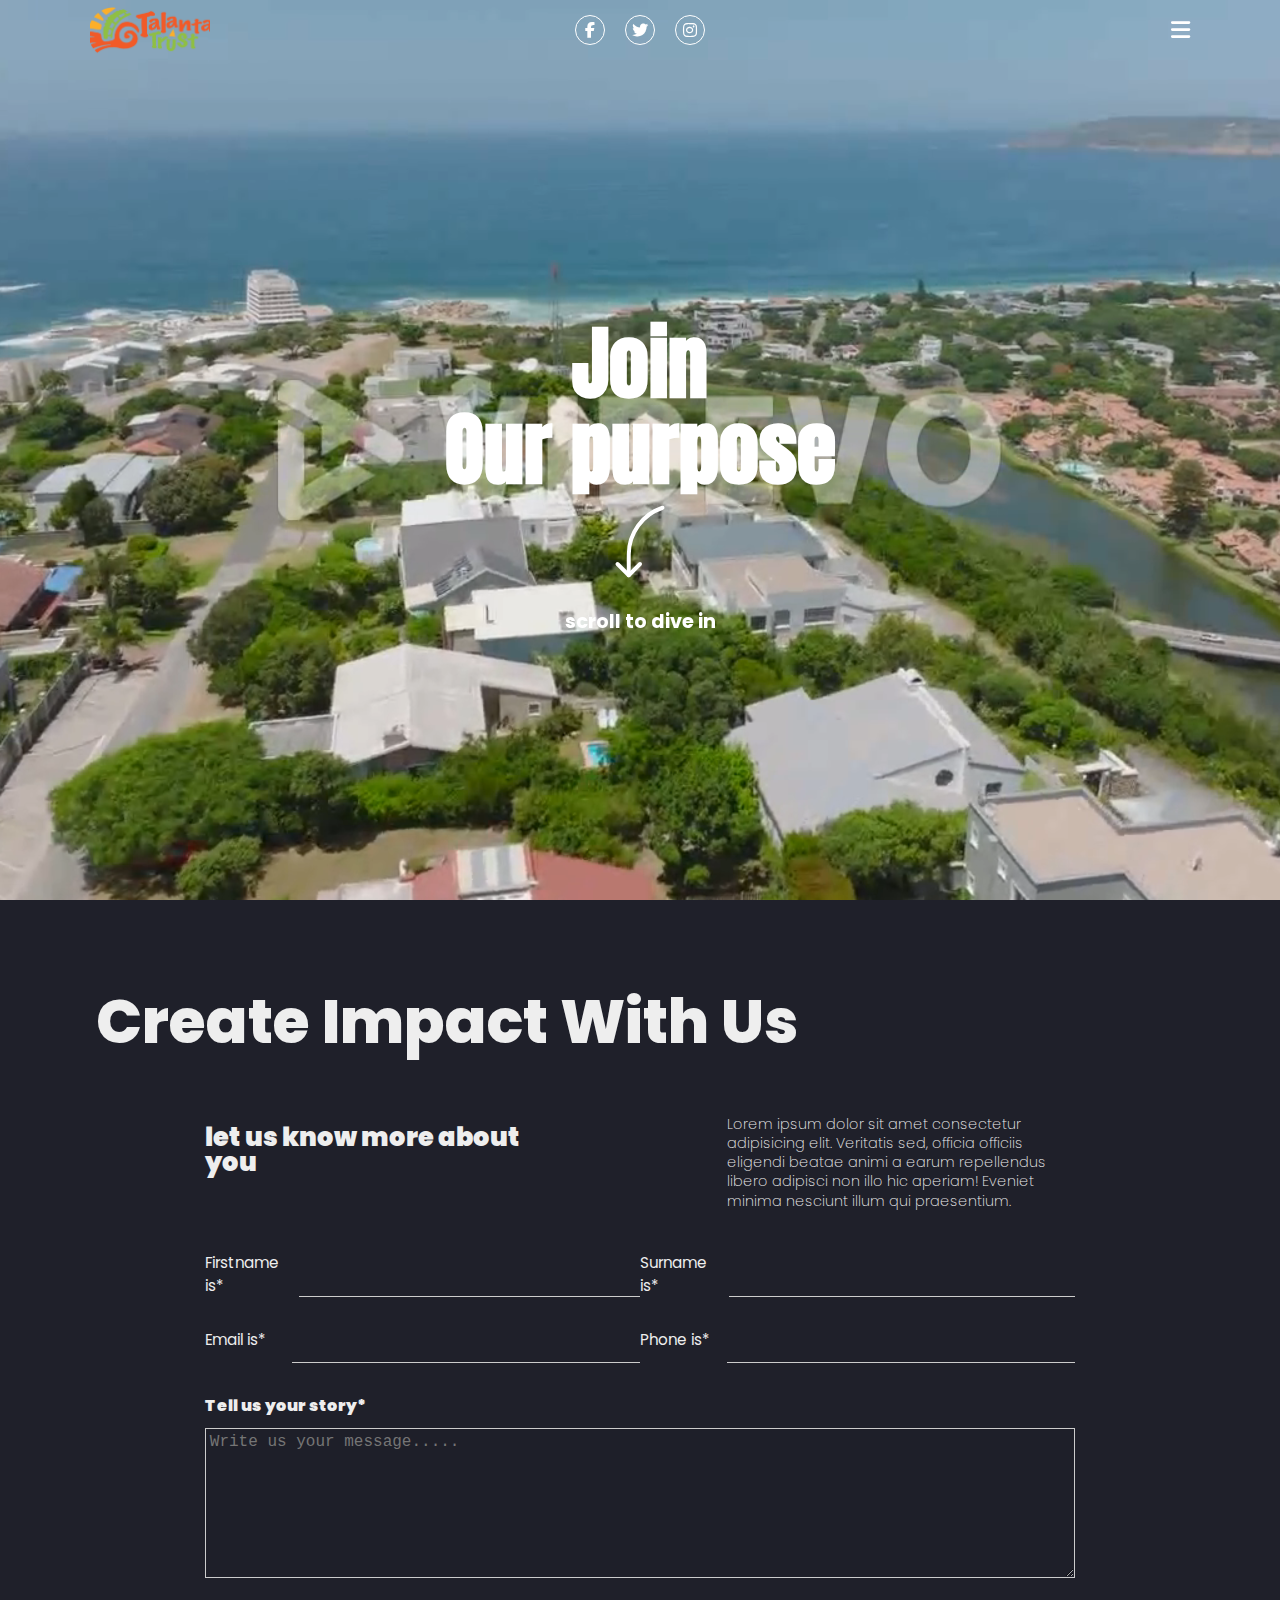
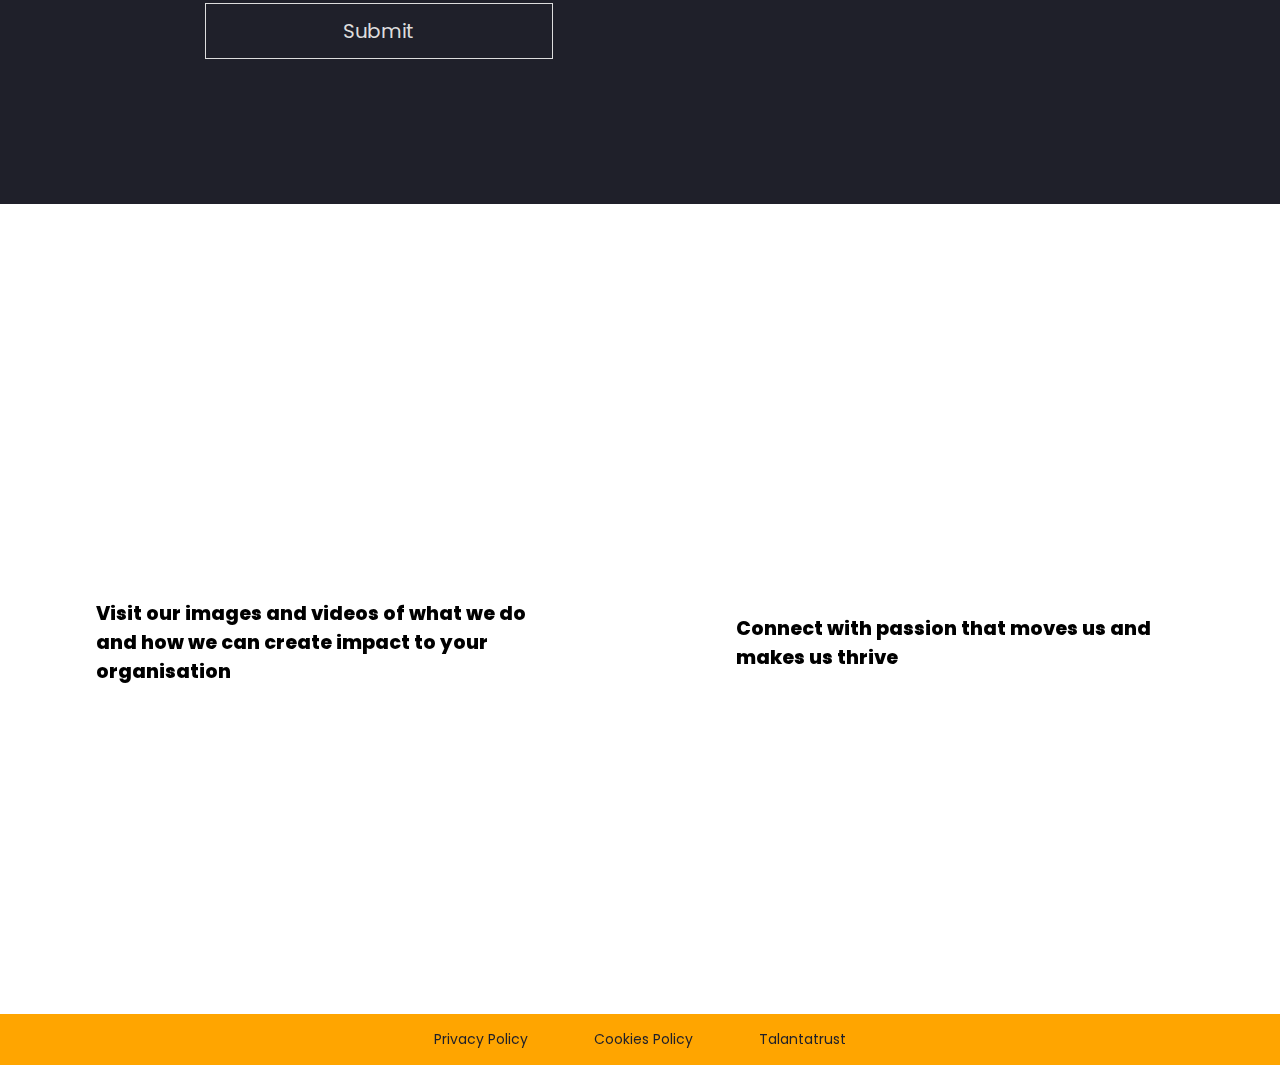
<file: connect-us.html>
<!DOCTYPE html>
<html lang="en">
<head>
    <meta charset="UTF-8">
    <meta name="viewport" content="width=device-width, initial-scale=1.0">
    <title>Connect-Talantatrust</title>
    <link rel="icon" href="images/Talanta Trust official logo-11.png" type="image/x-icon">
    <link rel="stylesheet" href="css/contact.css">
    <link rel="stylesheet" href="css/hero.css" />
    <!-- common links to everypage -->
    <link rel="stylesheet" href="css/nav.css">
    <link rel="stylesheet" href="css/links-to-pages.css">
    <link rel="stylesheet" href="css/copyright.css">
    <link rel="stylesheet" href="https://cdnjs.cloudflare.com/ajax/libs/font-awesome/6.5.0/css/all.min.css" integrity="sha512-...your-integrity-code..." crossorigin="anonymous" referrerpolicy="no-referrer"/>
    <link rel="preconnect" href="https://fonts.googleapis.com">
    <link rel="preconnect" href="https://fonts.gstatic.com" crossorigin>
    <link href="https://fonts.googleapis.com/css2?family=Anton&family=Poppins:ital,wght@0,100;0,200;0,300;0,400;0,500;0,600;0,700;0,800;0,900;1,100;1,200;1,300;1,400;1,500;1,600;1,700;1,800;1,900&display=swap" rel="stylesheet">
    <script src="js/script.js" defer></script>
</head>
<body>
    <header id="navbar">
        <div class="logo"><img src="images/Talanta Trust official logo-01.png" alt="" srcset=""></div>
      
        <div class="social-icons">
            <div class="round_border" ><a href="#"><i class="fab fa-facebook-f"></i></a></div>
            <div class="round_border" ><a href="#"><i class="fab fa-twitter"></i></a></div>
            <div class="round_border" > <a href="#"><i class="fab fa-instagram"></i></a></div>
        </div>
      
        <div class="hamburger" id="hamburger">
          <i class="fas fa-bars"></i>
        </div>
    </header>
    
    <div class="menu-overlay" id="menu">
    <div class="close-btn" id="closeBtn">×</div>
    <ul>
        <li><a href="index.html">Home</a></li>
        <li><a href="gallery.html">Gallery</a></li>
        <li><a href="about.html">About</a></li>
        
    </ul>
    </div>

    <section id="hero" class="hero">
        <video autoplay muted loop playsinline class="background-video">
          <source src="images/video.mp4" type="video/mp4" />
          Your browser does not support the video tag.
        </video>
    
        <div class="hero-content">
          <h1>
            <span>Join</span>
            <span>Our purpose</span>
          </h1>
    
          <img src="images/down-arrow.svg" alt="">
          <a href="#" class="btn">scroll to dive in</a>
        </div>
    </section>

    <div class="contents">
        <div class="titles">
            <h2>Create impact with us</h2>
        </div>
        <div class="content-form">
            <div class="form-holder">
                <div class="maelezo">
                    <h2>let us know more about you</h2>
                    <p>Lorem ipsum dolor sit amet consectetur adipisicing elit. Veritatis sed, officia officiis eligendi beatae animi a earum repellendus libero adipisci non illo hic aperiam! Eveniet minima nesciunt illum qui praesentium.</p>
                </div>
                <div class="forms">

                    <div class="form-input">
                        <div class="divs">
                            <label for="name">Firstname is*</label>
                            <input type="text" name="names" id="name">
                        </div>

                        <div class="divs">
                            <label for="lastname">Surname is*</label>
                            <input type="text" name="lastname" id="lastname">
                        </div>
                    </div>

                    <div class="form-input">
                        <div class="divs">
                            <label for="email">Email is*</label>
                            <input type="text" name="email" id="email">
                        </div>

                        <div class="divs">
                            <label for="phone">Phone is*</label>
                            <input type="text" name="phone" id="phone">
                        </div>
                    </div>

                    <label class="big-message" for="message">Tell us your story*</label>
                    <textarea id="textArea" name="textArea" rows="4" cols="50" placeholder="Write us your message....."></textarea>
    
                    <input type="submit" name="submit" id="submit">
    
                </div>
            </div>
        </div>
    </div>
    
    <section class="links-to-pages">
        <div class="image-with-links">
            <div class="divs">           
                <div class="overlay">
                <a href="gallery.html">Gallery</a>
                <p>Visit our images and videos of what we do and how we can create impact to your organisation </p>
            </div>
        </div>
            <div class="divs">
                <div class="overlay">
                    <a href="about.html">About us</a>
                    <p>Connect with passion that moves us and makes us thrive</p>
                </div>
            </div>
        </div>
    </section>

    <footer>
        <div class="row">
            <a href="privacy.html">privacy policy</a>
            <a href="cookie.html">cookies policy</a>
            <a href="index.html">talantatrust</a>
        </div>
    </footer>
</body>
</html>
</file>
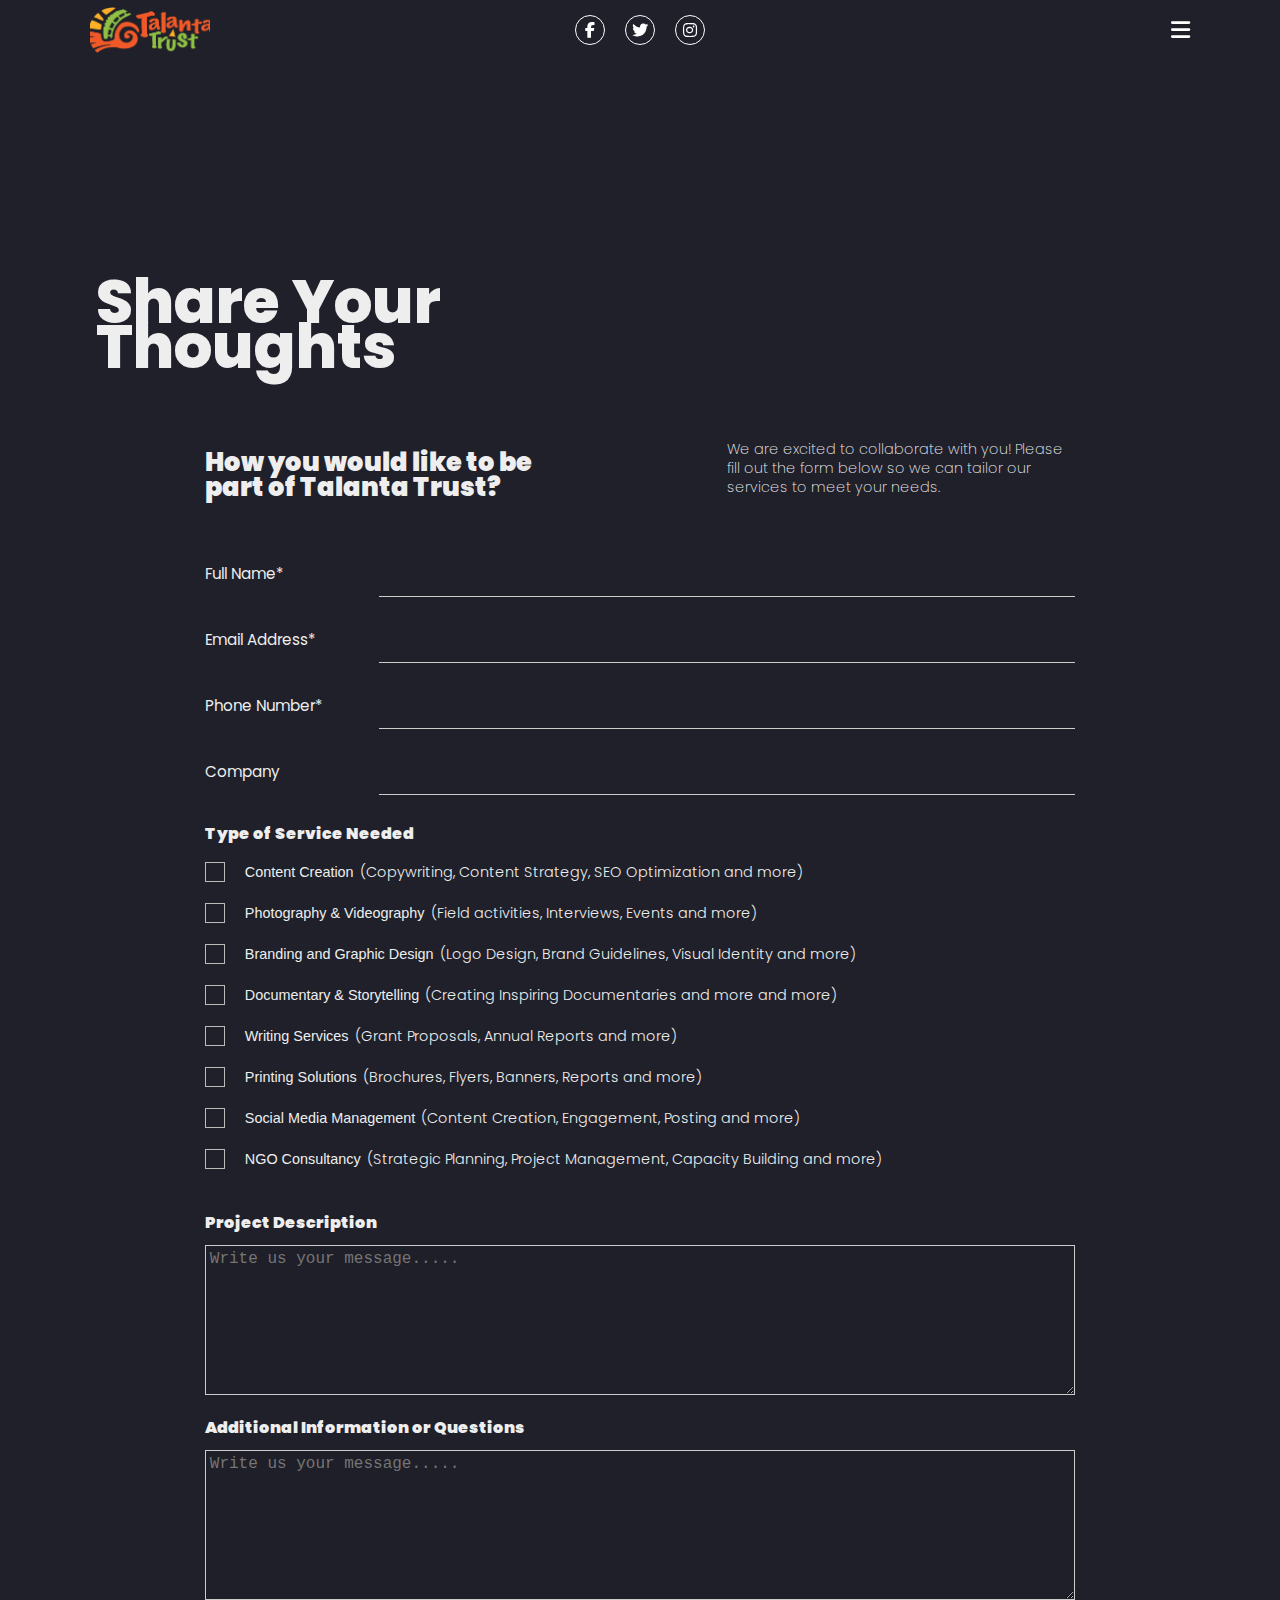
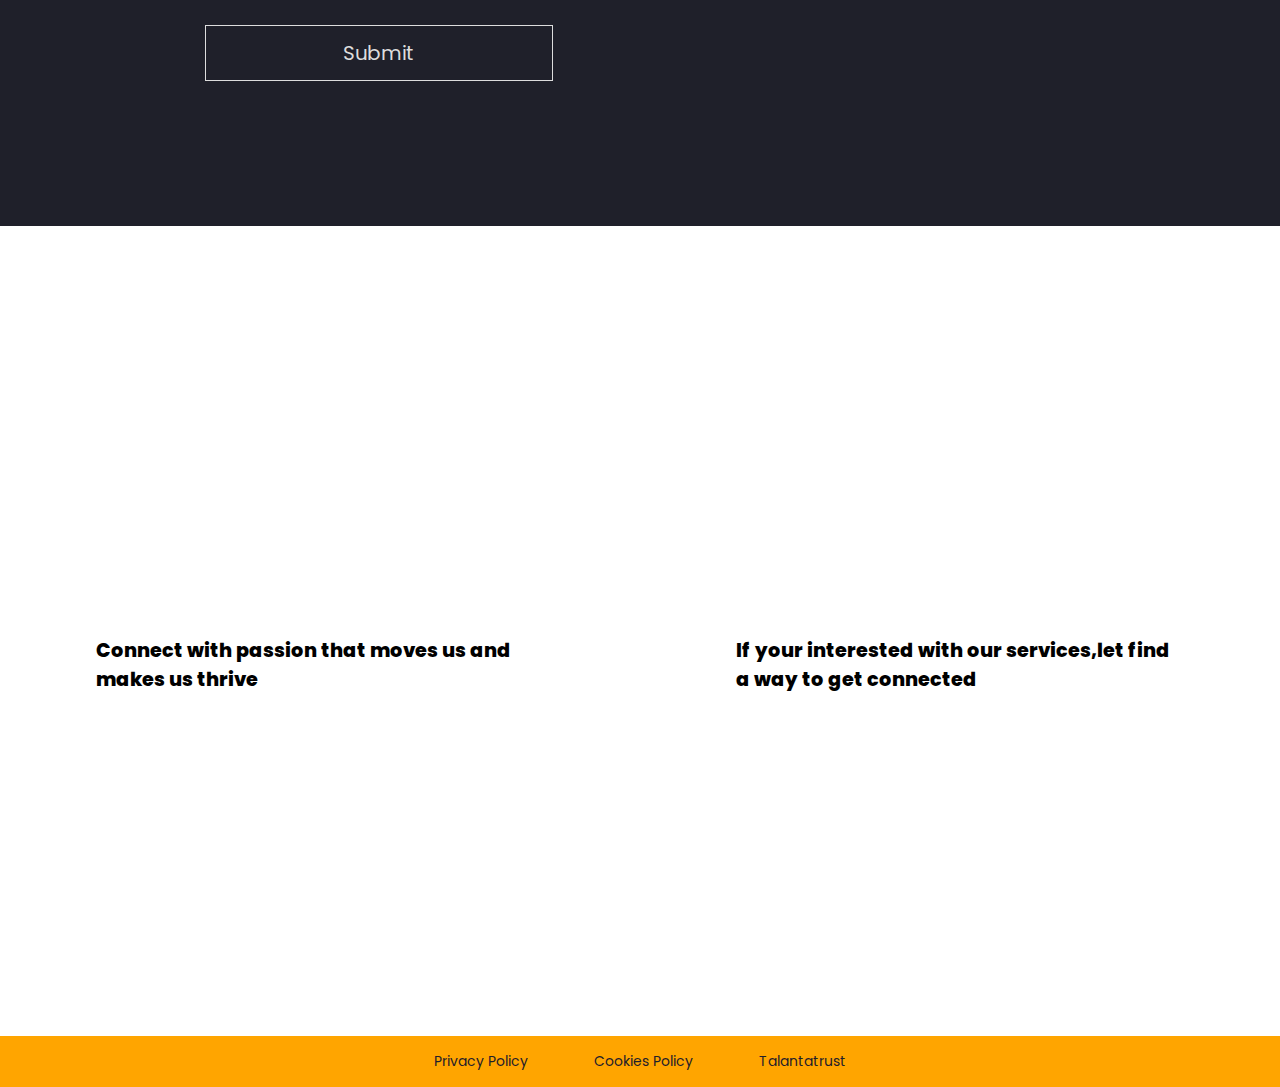
<file: contact.html>
<!DOCTYPE html>
<html lang="en">
<head>
    <meta charset="UTF-8">
    <meta name="viewport" content="width=device-width, initial-scale=1.0">
    <title>Contact-alantatrust</title>
    <link rel="icon" href="images/Talanta Trust official logo-11.png" type="image/x-icon">
    <link rel="stylesheet" href="css/contact.css">
    <!-- common links to everypage -->
    <link rel="stylesheet" href="css/nav.css">
    <link rel="stylesheet" href="css/links-to-pages.css">
    <link rel="stylesheet" href="css/copyright.css">
    <link rel="stylesheet" href="https://cdnjs.cloudflare.com/ajax/libs/font-awesome/6.5.0/css/all.min.css" integrity="sha512-...your-integrity-code..." crossorigin="anonymous" referrerpolicy="no-referrer"/>
    <link rel="preconnect" href="https://fonts.googleapis.com">
    <link rel="preconnect" href="https://fonts.gstatic.com" crossorigin>
    <link href="https://fonts.googleapis.com/css2?family=Anton&family=Poppins:ital,wght@0,100;0,200;0,300;0,400;0,500;0,600;0,700;0,800;0,900;1,100;1,200;1,300;1,400;1,500;1,600;1,700;1,800;1,900&display=swap" rel="stylesheet">

    <script src="js/script.js" defer></script>
    <style>
        .empty{
            height: 20vh;
            background-color: #1f202a;
            width: 100%;
            display: block;
        }
    </style>
    
</head>
<body>
      <header id="navbar">
        <div class="logo"><img src="images/Talanta Trust official logo-01.png" alt="" srcset=""></div>
      
        <div class="social-icons">
            <div class="round_border" ><a href="#"><i class="fab fa-facebook-f"></i></a></div>
            <div class="round_border" ><a href="#"><i class="fab fa-twitter"></i></a></div>
            <div class="round_border" > <a href="#"><i class="fab fa-instagram"></i></a></div>
        </div>
      
        <div class="hamburger" id="hamburger">
          <i class="fas fa-bars"></i>
        </div>
      </header>
    
      <div class="menu-overlay" id="menu">
        <div class="close-btn" id="closeBtn">×</div>
        <ul>
          <li><a href="index.html">Home</a></li>
          <li><a href="gallery.html">Gallery</a></li>
          <li><a href="about.html">About</a></li>
           
        </ul>
      </div>

      <div class="empty">
      </div>

     <div class="contents">
        <div class="titles">
            <h2>Share your <br>thoughts</h2>
        </div>
        <div class="content-form">
            <div class="form-holder">
                <div class="maelezo">
                    <h2>How you would like to be part of Talanta Trust?</h2>
                    <p>We are excited to collaborate with you! Please fill out the form below so we can tailor our services to meet your needs.</p>
                </div>
                <div class="forms">

                    <div class="form-input">
                        <div class="divs">
                            <label for="name">Full Name*</label>
                            <input type="text" name="names" id="name">
                        </div>
                    </div>

                    <div class="form-input">
                        <div class="divs">
                            <label for="email">Email Address*</label>
                            <input type="text" name="email" id="email">
                        </div>
                    </div>

                    <div class="form-input">
                        <div class="divs">
                            <label for="phone">Phone Number*</label>
                            <input type="text" name="phone" id="phone">
                        </div>
                    </div>

                    <div class="form-input">
                        <div class="divs">
                            <label for="company">Company</label>
                            <input type="text" name="company" id="company">
                        </div>
                    </div>

                    <div class="form-multiple">
                        <h3 for="Service">Type of Service Needed</h3>
                        <div class="divs">
                            <div class="checkboxes">

                                <label class="checkbox-label">
                                    <input type="checkbox" id="contentCreation" name="contentCreation" >
                                    <span class="checkmark"></span>
                                    <label for=""><strong>Content Creation</strong> (Copywriting, Content Strategy, SEO Optimization and more)</label>
                                </label>

                                <label class="checkbox-label">
                                    <input type="checkbox" id="Photography" name="Photography" >
                                    <span class="checkmark"></span>
                                    <label for="vehicle1"><strong>Photography & Videography </strong>(Field activities, Interviews, Events and more)</label>
                                </label>

                                <label class="checkbox-label">
                                    <input type="checkbox" id="branding" name="branding" >
                                    <span class="checkmark"></span>
                                    <label for="vehicle1"><strong>Branding and Graphic Design </strong>(Logo Design, Brand Guidelines, Visual Identity and more)</label>
                                </label>

                                <label class="checkbox-label">
                                    <input type="checkbox" id="Documentary" name="Documentary" >
                                    <span class="checkmark"></span>
                                    <label for="vehicle1"><strong>Documentary & Storytelling</strong> (Creating Inspiring Documentaries and more and more)</label>
                                </label>

                                <label class="checkbox-label">
                                    <input type="checkbox" id="writing" name="writing">
                                    <span class="checkmark"></span>
                                    <label for="vehicle1"><strong>Writing Services</strong> (Grant Proposals, Annual Reports and more)</label>
                                </label>
                                <label class="checkbox-label">
                                    <input type="checkbox" id="Printing" name="Printing" >
                                    <span class="checkmark"></span>
                                    <label for="vehicle1"><strong>Printing Solutions</strong> (Brochures, Flyers, Banners, Reports and more)</label>
                                </label>
                                <label class="checkbox-label">
                                    <input type="checkbox" id="social" name="social" >
                                    <span class="checkmark"></span>
                                    <label for="vehicle1"><strong>Social Media Management</strong> (Content Creation, Engagement, Posting and more)</label>
                                </label>
                                <label class="checkbox-label">
                                    <input type="checkbox" id="NGO" name="NGO" >
                                    <span class="checkmark"></span>
                                    <label for="vehicle1"><strong>NGO Consultancy</strong> (Strategic Planning, Project Management, Capacity Building and more)</label>
                                </label>
                                
                            </div>
                        </div>
                    </div>

                    <label class="big-message" for="message">Project Description</label>
                    <textarea id="textArea" name="textArea" rows="4" cols="50" placeholder="Write us your message....."></textarea>

                    <label class="big-message" for="message">Additional Information or Questions</label>
                    <textarea id="textArea" name="textArea" rows="4" cols="50" placeholder="Write us your message....."></textarea>
    
                    <input type="submit" name="submit" id="submit">
    
                </div>

            </div>

        </div>
     </div>
    
    <section class="links-to-pages">
        <div class="image-with-links">
            <div class="divs">           
                <div class="overlay">
                <a href="about.html">About us</a>
                <p>Connect with passion that moves us and makes us thrive</p>
            </div>
        </div>
            <div class="divs">
                <div class="overlay">
                    <a href="connect-us.html">connect with us</a>
                    <p>If your interested with our services,let find a way to get connected</p>
                </div>
            </div>
        </div>
    </section>
    
    <footer>
        <div class="row">
            <a href="privacy.html">privacy policy</a>
            <a href="cookie.html">cookies policy</a>
            <a href="index.html">talantatrust</a>
        </div>
    </footer>
</body>
</html>
</file>
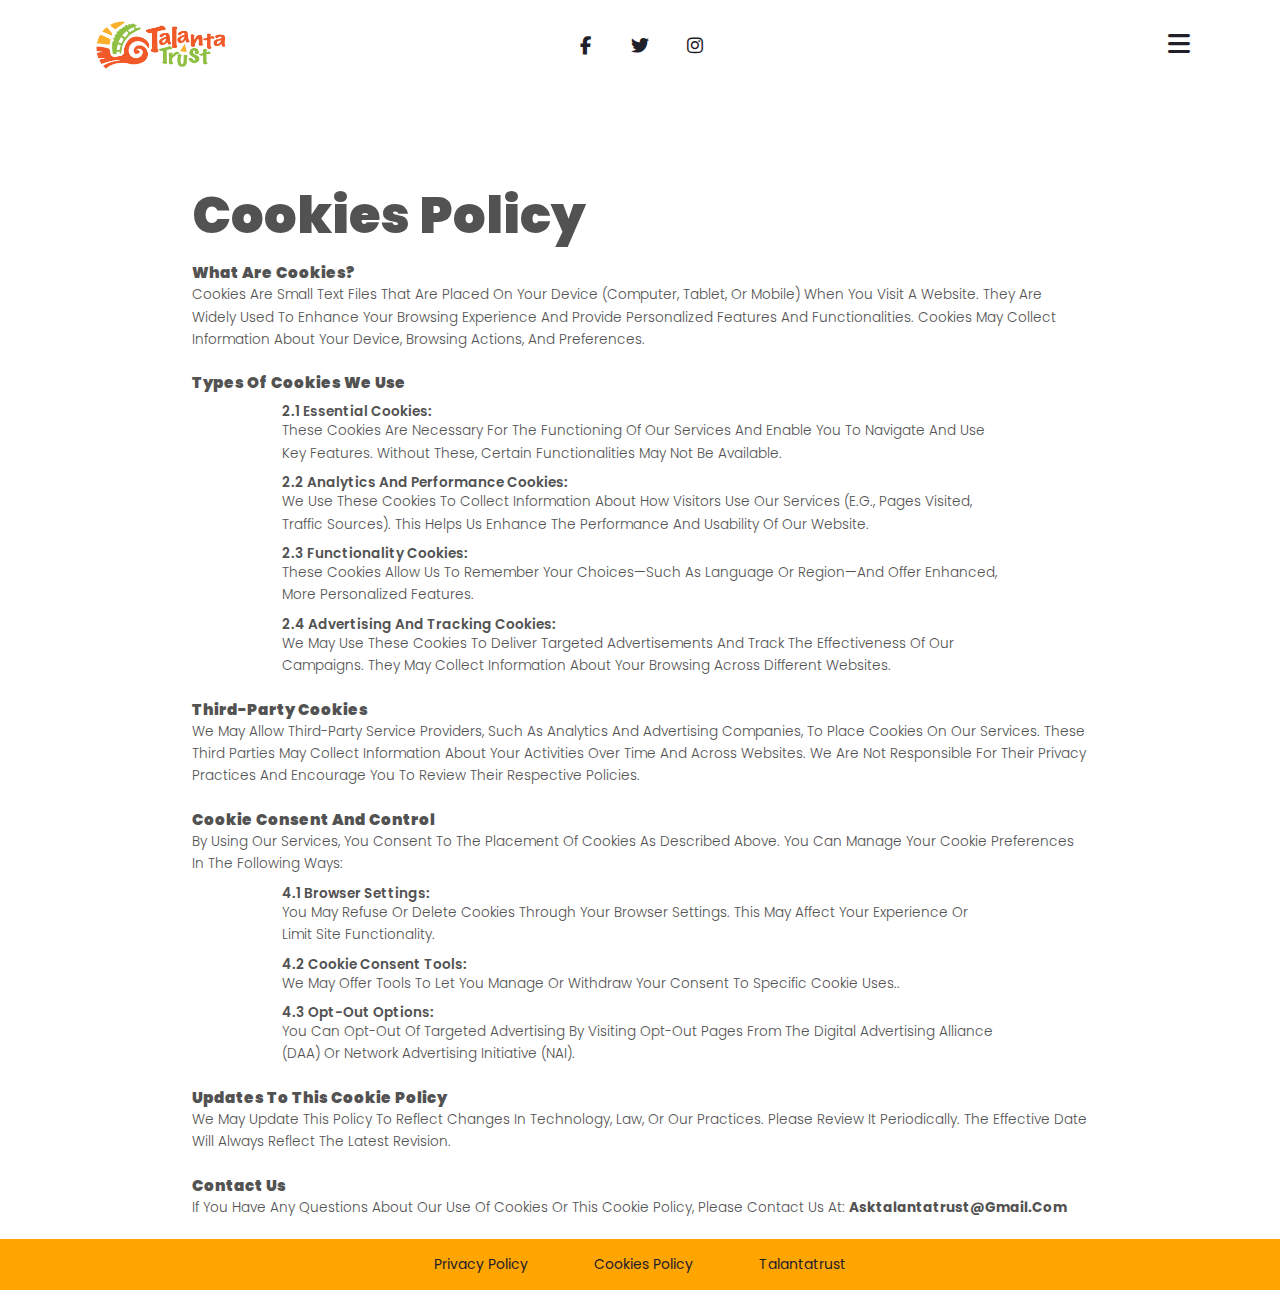
<file: cookie.html>
<!DOCTYPE html>
<!DOCTYPE html>
<html lang="en">
<head>
    <meta charset="UTF-8">
    <meta name="viewport" content="width=device-width, initial-scale=1.0">
    <title> cookies-TalantTrust</title>
    <link rel="icon" href="/images/Talanta Trust official logo-11.png" type="image/x-icon">
    <link rel="stylesheet" href="/css/privacy-cookie.css">
    <link rel="stylesheet" href="/css/copyright.css">
    <link rel="stylesheet" href="https://cdnjs.cloudflare.com/ajax/libs/font-awesome/6.5.0/css/all.min.css" integrity="sha512-...your-integrity-code..." crossorigin="anonymous" referrerpolicy="no-referrer"/>
    <link rel="preconnect" href="https://fonts.googleapis.com">
    <link rel="preconnect" href="https://fonts.gstatic.com" crossorigin>
    <link href="https://fonts.googleapis.com/css2?family=Anton&family=Poppins:ital,wght@0,100;0,200;0,300;0,400;0,500;0,600;0,700;0,800;0,900;1,100;1,200;1,300;1,400;1,500;1,600;1,700;1,800;1,900&display=swap" rel="stylesheet">
</head>

<body>
    <header id="navbar">
        <div class="logo"><img src="/images/Talanta Trust official logo-01.png" alt="" srcset=""></div>
      
        <div class="social-icons">
            <div class="round_border" ><a href="#"><i class="fab fa-facebook-f"></i></a></div>
            <div class="round_border" ><a href="#"><i class="fab fa-twitter"></i></a></div>
            <div class="round_border" > <a href="#"><i class="fab fa-instagram"></i></a></div>
        </div>
      
        <div class="hamburger" id="hamburger">
          <i class="fas fa-bars"></i>
        </div>
    </header>
    <div class="menu-overlay" id="menu">
    <div class="close-btn" id="closeBtn">×</div>
        <ul>
            <li><a href="/index.html">Home</a></li>
            <li><a href="/gallery.html">Gallery</a></li>
            <li><a href="about.html">About</a></li>
            
        </ul>
    </div>

    <div class="contents-pc">
        <div class="title">
            <h2>Cookies policy</h2>
        </div>
        <div class="contents">
            <div class="content-img"><img src="/images/swiry.svg" alt=""></div>
            <div class="content-text">
                <div class="text-item">
                    <h2>What Are Cookies?</h2>
                    <p>Cookies are small text files that are placed on your device (computer, tablet, or mobile) when you visit a website. They are widely used to enhance your browsing experience and provide personalized features and functionalities. Cookies may collect information about your device, browsing actions, and preferences.</p>
                </div>

                <div class="text-item">
                    <h2>Types of Cookies We Use</h2>
                    <ul>
                        <li> <div class="list-type"><h3>2.1 Essential Cookies:</h3><p>These cookies are necessary for the functioning of our Services and enable you to navigate and use key features. Without these, certain functionalities may not be available.</p></div> </li>

                        <li> <div class="list-type"><h3>2.2 Analytics and Performance Cookies:</h3><p>We use these cookies to collect information about how visitors use our Services (e.g., pages visited, traffic sources). This helps us enhance the performance and usability of our website.</p></div> </li>

                        <li> <div class="list-type"><h3>2.3 Functionality Cookies:</h3><p>These cookies allow us to remember your choices—such as language or region—and offer enhanced, more personalized features.</p></div> </li>

                        <li> <div class="list-type"><h3>2.4 Advertising and Tracking Cookies:</h3><p>We may use these cookies to deliver targeted advertisements and track the effectiveness of our campaigns. They may collect information about your browsing across different websites.</p></div> </li>

                    </ul>
                </div>

                <div class="text-item">
                    <h2>Third-Party Cookies</h2>
                    <p>
                        We may allow third-party service providers, such as analytics and advertising companies, to place cookies on our Services. These third parties may collect information about your activities over time and across websites. We are not responsible for their privacy practices and encourage you to review their respective policies.</p>
                </div>


                <div class="text-item">
                    <h2>Cookie Consent and Control</h2>
                    <p>By using our Services, you consent to the placement of cookies as described above. You can manage your cookie preferences in the following ways:</p>
                    <ul>
                        <li> <div class="list-type"><h3>4.1 Browser Settings:</h3><p>
                            You may refuse or delete cookies through your browser settings. This may affect your experience or limit site functionality.</p></div> </li>

                        <li> <div class="list-type"><h3>4.2 Cookie Consent Tools:</h3><p>
                            We may offer tools to let you manage or withdraw your consent to specific cookie uses..</p></div> </li>

                        <li> <div class="list-type"><h3>4.3 Opt-Out Options:</h3><p>
                            You can opt-out of targeted advertising by visiting opt-out pages from the Digital Advertising Alliance (DAA) or Network Advertising Initiative (NAI).</p></div> </li>

                    </ul>
                </div>

                <div class="text-item">
                    <h2>Updates to This Cookie Policy</h2>
                    <p>We may update this policy to reflect changes in technology, law, or our practices. Please review it periodically. The effective date will always reflect the latest revision.</p>
                </div>

                <div class="text-item">
                    <h2>Contact Us</h2>
                    <p>If you have any questions about our use of cookies or this Cookie Policy, please contact us at: <strong>asktalantatrust@gmail.com</strong>  </p>
                </div>
            </div>
            
        </div>
    </div>

    <footer>
        <div class="row">
            <a href="/privacy.html">privacy policy</a>
            <a href="/cookie.html">cookies policy</a>
            <a href="/index.html">talantatrust</a>
        </div>
    </footer>

    <script>
        window.addEventListener("scroll", function () {
        const navbar = document.getElementById("navbar");
        if (window.scrollY > 50) {
            navbar.classList.add("border-shadow");
        } else {
            navbar.classList.remove("border-shadow");
        }
        });

        const hamburger = document.getElementById('hamburger');
        const menu = document.getElementById('menu');

        hamburger.addEventListener('click', () => {
        menu.classList.toggle('active');
        });
        closeBtn.addEventListener('click', () => {
            menu.classList.remove('active');
        });
    </script>
</body>
</html>
</file>
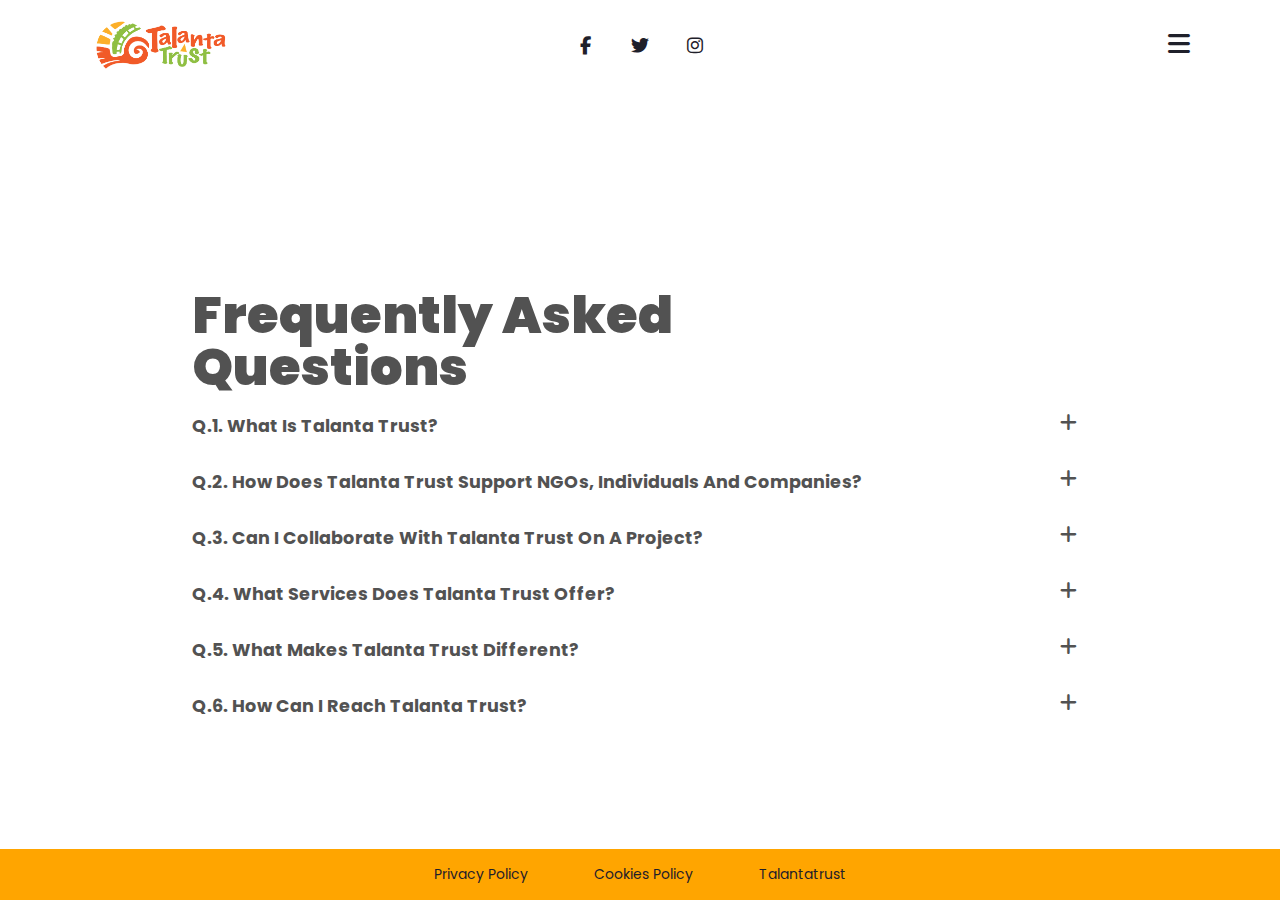
<file: faq.html>
<!DOCTYPE html>
<html lang="en">
<head>
    <meta charset="UTF-8">
    <meta name="viewport" content="width=device-width, initial-scale=1.0">
    <title>FAQs-TalantTrust</title>
    <link rel="icon" href="images/Talanta Trust official logo-11.png" type="image/x-icon">
    <link rel="stylesheet" href="css/privacy-cookie.css">
    <link rel="stylesheet" href="css/copyright.css">
    <link rel="stylesheet" href="css/links-to-pages.css">
    <link rel="stylesheet" href="https://cdnjs.cloudflare.com/ajax/libs/font-awesome/6.5.0/css/all.min.css" integrity="sha512-...your-integrity-code..." crossorigin="anonymous" referrerpolicy="no-referrer"/>
    <link rel="preconnect" href="https://fonts.googleapis.com">
    <link rel="preconnect" href="https://fonts.gstatic.com" crossorigin>
    <link href="https://fonts.googleapis.com/css2?family=Anton&family=Poppins:ital,wght@0,100;0,200;0,300;0,400;0,500;0,600;0,700;0,800;0,900;1,100;1,200;1,300;1,400;1,500;1,600;1,700;1,800;1,900&display=swap" rel="stylesheet">   
</head>

<body>
    <header id="navbar">
        <div class="logo"><img src="images/Talanta Trust official logo-01.png" alt="" srcset=""></div>
      
        <div class="social-icons">
            <div class="round_border" ><a href="#"><i class="fab fa-facebook-f"></i></a></div>
            <div class="round_border" ><a href="#"><i class="fab fa-twitter"></i></a></div>
            <div class="round_border" > <a href="#"><i class="fab fa-instagram"></i></a></div>
        </div>
      
        <div class="hamburger" id="hamburger">
          <i class="fas fa-bars"></i>
        </div>
    </header>
    
    <div class="menu-overlay" id="menu">
    <div class="close-btn" id="closeBtn">×</div>
    <ul>
        <li><a href="index.html">Home</a></li>
        <li><a href="gallery.html">Gallery</a></li>
        <li><a href="about.html">About</a></li>
        
    </ul>
    </div>

    <div class="contents-pc">
        <div class="title">
            <h2>Frequently asked questions</h2>
        </div>
        <div class="contents">
            <div class="content-img"><img src="images/swiry.svg" alt=""></div>
            <div class="content-text">

                <div class="text-item">
                    <div class="dropdown" >
                        <h2 >Q.1. What is Talanta Trust? </h2>  
                        <div class="plus-minus">
                            <i class="fa-solid fa-plus"></i>
                            <i class="fa-solid fa-minus"></i>
                        </div>
                    </div>
                    <div class="dropdown-content" id="content">
                        <p>
                            Talanta Trust is a dynamic NGO consultancy firm dedicated to empowering individuals, organizations, and companies. Through consultancy, content creation, branding, storytelling, website development, and more, we help our clients amplify their voice, strengthen their operations, and achieve sustainable, transformative change. We believe in the power of collaboration and creativity to drive meaningful impact in communities around the world.</p>
                    </div>
                </div>

                <div class="text-item">
                    <div class="dropdown">
                        <h2>Q.2. How does Talanta Trust support NGOs, Individuals and Companies? </h2>
                        <div class="plus-minus">
                            <i class="fa-solid fa-plus"></i>
                            <i class="fa-solid fa-minus"></i>
                        </div>
                    </div>
                    <div class="dropdown-content" id="content">
                        <p>We provide services such as strategic consultancy, content development, visual storytelling, branding, social media management, and website development, all designed to enhance visibility, increase profit, attract new clients, strengthen operations, and drive real-world impact.</p>
                    </div>
                </div>
                <div class="text-item">
                    <div class="dropdown">
                        <h2>Q.3. Can I collaborate with Talanta Trust on a project?</h2>
                        <div class="plus-minus">
                            <i class="fa-solid fa-plus"></i>
                            <i class="fa-solid fa-minus"></i>
                        </div>
                    </div>
                    <div class="dropdown-content" id="content">
                        <p>Yes! We are passionate about partnerships. If you’re an NGO, company, individual or organization looking to collaborate, we are ready to bring your vision to life through creative and strategic support.</p>
                    </div>
                </div>
                <div class="text-item">
                    <div class="dropdown">
                        <h2>Q.4. What services does Talanta Trust offer?</h2>
                        <div class="plus-minus">
                            <i class="fa-solid fa-plus"></i>
                            <i class="fa-solid fa-minus"></i>
                        </div>
                    </div>
                    <div class="dropdown-content" id="content">
                        <p>Our services include Content Creation, Photography & Videography, Branding & Graphic Design, Documentary Storytelling, Writing Services, Printing Solutions, Website Development, NGO Consultancy, and Social Media Management, Digital Marketing..</p>
                    </div>
                </div>
                <div class="text-item">
                    <div class="dropdown">
                        <h2>Q.5. What makes Talanta Trust different?</h2>
                        <div class="plus-minus">
                            <i class="fa-solid fa-plus"></i>
                            <i class="fa-solid fa-minus"></i>
                        </div>
                    </div>
                    <div class="dropdown-content" id="content" >
                        <p>At Talanta Trust, we blend professional expertise with a true passion for making a difference. Every project is fueled by creativity, collaboration, and a relentless focus on delivering real, measurable impact. We don’t just work for you, we work with you, bringing your vision to life and driving lasting change.</p>
                    </div>
                </div>
                <div class="text-item">
                    <div class="dropdown">
                        <h2>Q.6. How can I reach Talanta Trust?</h2>
                       <div class="plus-minus">
                            <i class="fa-solid fa-plus"></i>
                            <i class="fa-solid fa-minus"></i>
                        </div>
                    </div>
                    <div class="dropdown-content" id="content">
                        <p>We're excited to hear from you! Contact us via email at info@talantatrust.org, call us at +255 752 183 424, or visit our website www.talantatrust.org. You can also connect with us on Instagram, Facebook, Twitter, and LinkedIn.</p>
                    </div>
                </div>

            </div>
        </div>
    </div>

    <footer>
        <div class="row">
            <a href="privacy.html">privacy policy</a>
            <a href="cookie.html">cookies policy</a>
            <a href="index.html">talantatrust</a>
        </div>
    </footer>

    <script >
        window.addEventListener("scroll", function () {
        const navbar = document.getElementById("navbar");
        if (window.scrollY > 50) {
            navbar.classList.add("border-shadow");
        } else {
            navbar.classList.remove("border-shadow");
        }
        });

        const hamburger = document.getElementById('hamburger');
        const menu = document.getElementById('menu');

        hamburger.addEventListener('click', () => {
        menu.classList.toggle('active');
        });
        closeBtn.addEventListener('click', () => {
            menu.classList.remove('active');
        });
    </script>

    <script>
        const menuItems = document.querySelectorAll('.text-item');
    
        menuItems.forEach(item => {
          const button = item.querySelector('.fa-plus');
          const buttonMinus = item.querySelector('.fa-minus');
    
          button.addEventListener('click', () => {
            item.classList.add('open');

            button.style.display = 'none';
            buttonMinus.style.display='block';
          });

          buttonMinus.addEventListener('click',()=>{
            item.classList.remove('open');
            button.style.display = 'block';
            buttonMinus.style.display='none';
          });
        });

        document.addEventListener('click', e => {
          if (!e.target.closest('.text-item')) {
            menuItems.forEach(i => i.classList.remove('open'));
          }
        });
    </script>
</body>
</html>
</file>
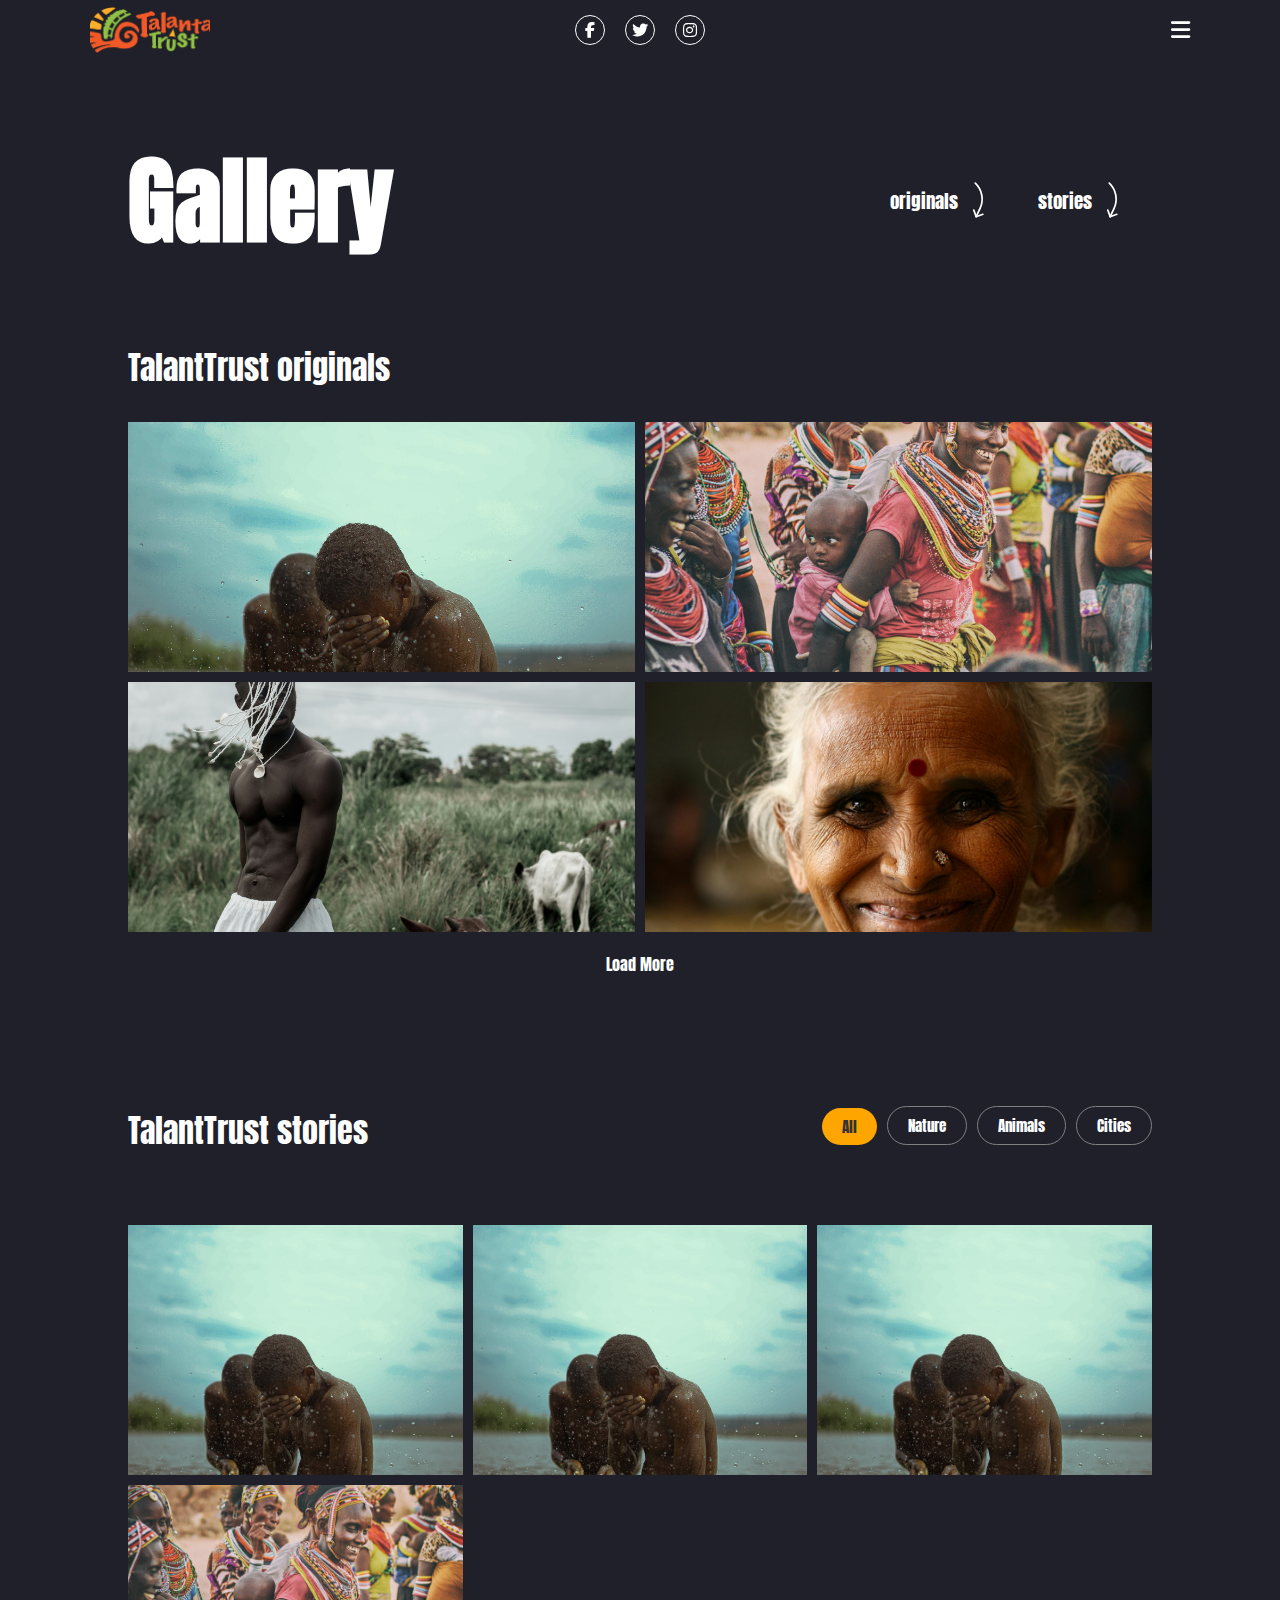
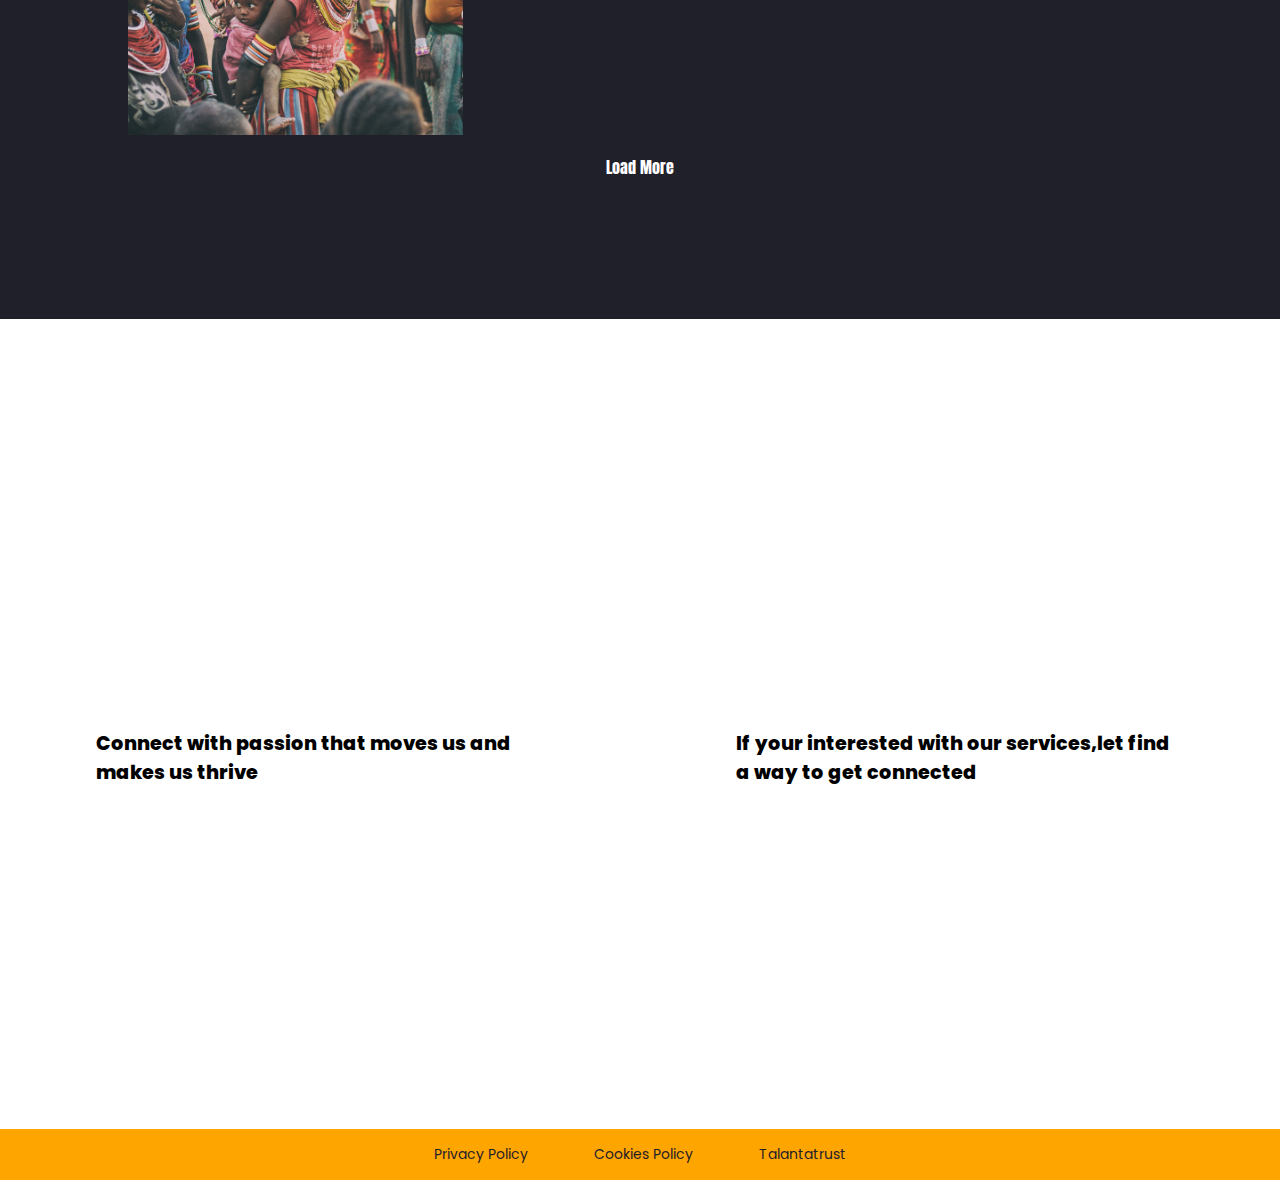
<file: gallery.html>
<!DOCTYPE html>
<html lang="en">
<head>
    <meta charset="UTF-8">
    <meta name="viewport" content="width=device-width, initial-scale=1.0">
    <title>Gallery-TalantTrust</title>
    <link rel="icon" href="images/Talanta Trust official logo-11.png" type="image/x-icon">
    <link rel="stylesheet" href="css/gallery.css">
    <!-- common links to everypage -->
    <link rel="stylesheet" href="css/nav.css">
    <link rel="stylesheet" href="css/links-to-pages.css">
    <link rel="stylesheet" href="css/copyright.css">
    <link rel="stylesheet" href="https://cdnjs.cloudflare.com/ajax/libs/font-awesome/6.5.0/css/all.min.css" integrity="sha512-...your-integrity-code..." crossorigin="anonymous" referrerpolicy="no-referrer"/>
    <link rel="preconnect" href="https://fonts.googleapis.com">
    <link rel="preconnect" href="https://fonts.gstatic.com" crossorigin>
    <link href="https://fonts.googleapis.com/css2?family=Anton&family=Poppins:ital,wght@0,100;0,200;0,300;0,400;0,500;0,600;0,700;0,800;0,900;1,100;1,200;1,300;1,400;1,500;1,600;1,700;1,800;1,900&display=swap" rel="stylesheet">

    <script src="js/script.js" defer></script>
</head>
<body>
    <header id="navbar">
        <div class="logo"><img src="images/Talanta Trust official logo-01.png" alt="" srcset=""></div>
      
        <div class="social-icons">
            <div class="round_border" ><a href="#"><i class="fab fa-facebook-f"></i></a></div>
            <div class="round_border" ><a href="#"><i class="fab fa-twitter"></i></a></div>
            <div class="round_border" > <a href="#"><i class="fab fa-instagram"></i></a></div>
        </div>
      
        <div class="hamburger" id="hamburger">
          <i class="fas fa-bars"></i>
        </div>
    </header>
    <div class="menu-overlay" id="menu">
        <div class="close-btn" id="closeBtn">×</div>
        <ul>
            <li><a href="index.html">Home</a></li>
            <li><a href="gallery.html">Gallery</a></li>
            <li><a href="about.html">About</a></li>
            
        </ul>
    </div>
    <section class="container">

        <div class="title">
            <h1>Gallery</h1>
            <div class="gallery_links">
                <div class="link_img">
                    <a href="">originals</a>
                    <img src="images/down-arrow.svg" alt="" srcset="">
                </div>

                <div class="link_img">
                    <a href="">stories</a>
                    <img src="images/down-arrow.svg" alt="" srcset="">
                </div>
            </div>
        </div>

        <div class="content">
            <div class="small-title"><h2>TalantTrust originals</h2></div>
            <div class="media">
                <div class="grid-item videos">
                    <img  src="images/madogo-wanaoga.jpg" alt="" srcset="">
                </div>
                <div class="grid-item videos">
                    <img  src="images/masaai.jpg" alt="" srcset="">
                </div>
                <div class="grid-item videos">
                    <img  src="images/ngombe.jpg" alt="" srcset="">
                </div>
                <div class="grid-item videos">
                    <img src="images/indian_small_image.jpg" alt="" srcset="">
                </div>
            </div>
            <button id="show-more-btn">Load More</button>
        </div>

        <div class="content content-images">
            <div class="small-title"><h2>TalantTrust stories</h2>
                <div class="filters">
                    <button class="filter-btn active-filter" data-category="all">All</button>
                    <button class="filter-btn" data-category="nature">Nature</button>
                    <button class="filter-btn" data-category="animals">Animals</button>
                    <button class="filter-btn" data-category="cities">Cities</button>
               </div> 
           </div>

            <div class="media content-images">
                <div class="grid-item images image-wrapper">
                    <img  src="images/madogo-wanaoga.jpg" data-category="nature" >
                </div>
                <div class="grid-item images image-wrapper">
                    <img  src="images/madogo-wanaoga.jpg"  data-category="nature" >
                </div>
                <div class="grid-item images image-wrapper">
                    <img  src="images/madogo-wanaoga.jpg" data-category="animals">
                </div>
                <div class="grid-item images image-wrapper">
                    <img  src="images/masaai.jpg"  data-category="animals">
                </div>
                <div class="grid-item images image-wrapper">
                    <img  src="images/ngombe.jpg" data-category="cities">
                </div>
                <div class="grid-item images image-wrapper">
                    <img src="images/indian_small_image.jpg" data-category="cities">
                </div>
            </div>
            <button id="show-more-btn-images">Load More</button>
        </div>

    </section>

    <section class="links-to-pages">
        <div class="image-with-links">
            <div class="divs">           
                <div class="overlay">
                <a href="about.html">About us</a>
                <p>Connect with passion that moves us and makes us thrive</p>
            </div>
        </div>
            <div class="divs">
                <div class="overlay">
                    <a href="work-with-us.html">Connect with us</a>
                    <p>If your interested with our services,let find a way to get connected </p>
                </div>
            </div>
        </div>
    </section>

    <footer>
        <div class="row">
            <a href="privacy.html">privacy policy</a>
            <a href="cookie.html">cookies policy</a>
            <a href="index.html">talantatrust</a>
        </div>
    </footer>

    <script>
        const showMoreBtnVideos = document.getElementById('show-more-btn');
        const showMoreBtnImages = document.getElementById('show-more-btn-images');
        const videos = document.querySelectorAll('.videos');
        const images = document.querySelectorAll('.images');
        let vcurrentIndex=0;
        let icurrentIndex=0;

        showMoreBtnVideos.addEventListener('click', (event) => {
        myFunction(event, videos);
        });

        showMoreBtnImages.addEventListener('click', (event) => {
        myFunction(event, images);
        });

        function myFunction(event, param) {
            const button = event.currentTarget;  
            let PerClick = 4; 
            let PerClickimg = 4; 
                if(button.id === 'show-more-btn'){
                    for (let i = vcurrentIndex; i < vcurrentIndex + PerClick && i < param.length; i++) {
                    param[i].style.display = 'flex';
                }
                    vcurrentIndex += PerClick;
                    if (vcurrentIndex >= param.length) {
                        button.style.display = 'none';
                    }
                } 

                if(button.id === 'show-more-btn-images'){
                    console.log("BUTTON IS CLICKED: ");
                    for (let j = icurrentIndex; j < icurrentIndex + PerClick && j < param.length; j++) {
                    param[j].style.display = 'flex';
                        
                }
                    icurrentIndex += PerClickimg;
                    if (icurrentIndex >= param.length) {
                        button.style.display = 'none';
                    }
                } 

        }

    </script>

    <script>
        const filterButtons = document.querySelectorAll('.filter-btn');
            const imagesfilter = document.querySelectorAll('.image-wrapper');

            filterButtons.forEach(button => {
            button.addEventListener('click', function(event) {
                const selectedCategory = event.currentTarget.getAttribute('data-category');

                filterButtons.forEach(btn => btn.classList.remove('active-filter'));
                this.classList.add('active-filter');

                imagesfilter.forEach(image => {
                const img = image.querySelector('img');
                const imageCategory = img.getAttribute('data-category');
                if (selectedCategory === 'all' || selectedCategory === imageCategory) {
                    image.style.display = 'flex';
                } else {
                    image.style.display = 'none';
                }
                });
            });
            });

    </script>

</body>
</html>
</file>
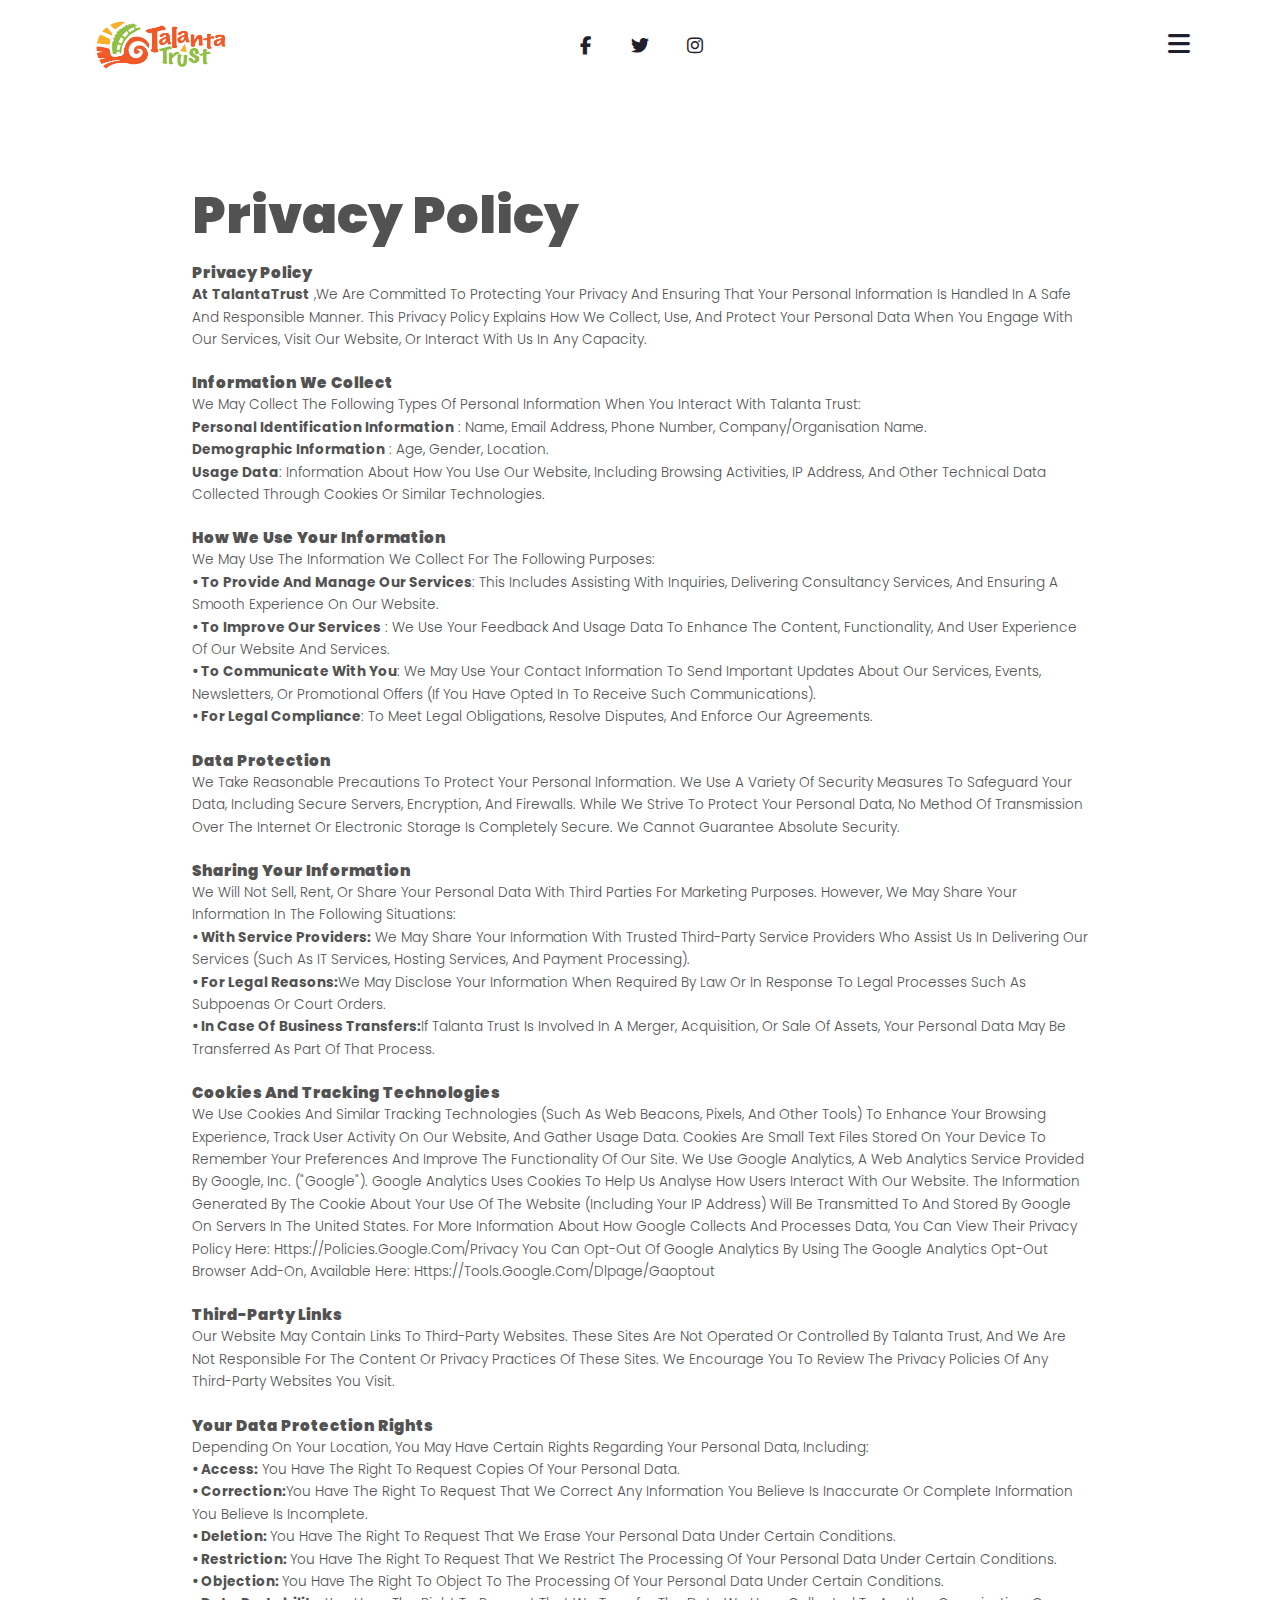
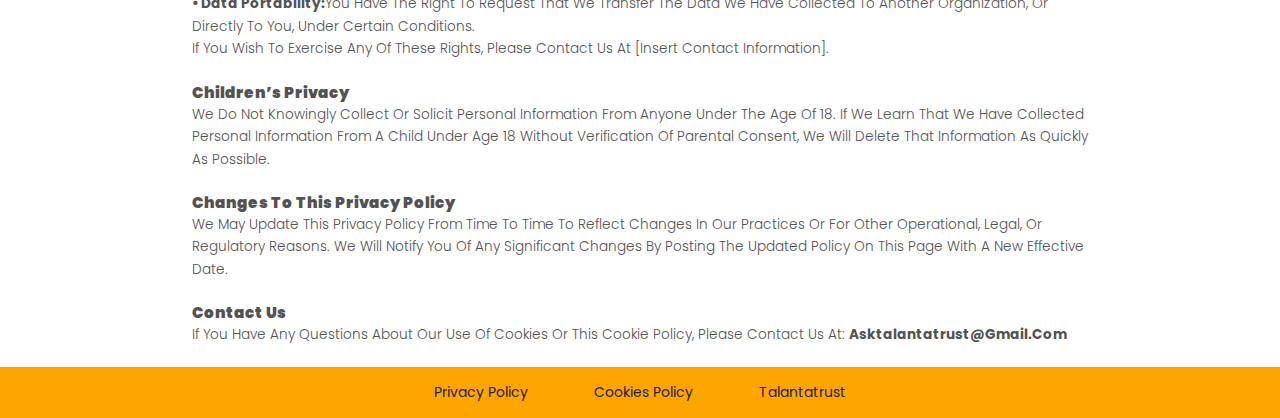
<file: privacy.html>
<!DOCTYPE html>
<html lang="en">
<head>
    <meta charset="UTF-8">
    <meta name="viewport" content="width=device-width, initial-scale=1.0">
    <title>Privacy-TalantTrust</title>
    <link rel="icon" href="images/Talanta Trust official logo-11.png" type="image/x-icon">
    <link rel="stylesheet" href="css/privacy-cookie.css">
    <link rel="stylesheet" href="css/copyright.css">
    <link rel="stylesheet" href="https://cdnjs.cloudflare.com/ajax/libs/font-awesome/6.5.0/css/all.min.css" integrity="sha512-...your-integrity-code..." crossorigin="anonymous" referrerpolicy="no-referrer"/>
    <link rel="preconnect" href="https://fonts.googleapis.com">
    <link rel="preconnect" href="https://fonts.gstatic.com" crossorigin>
    <link href="https://fonts.googleapis.com/css2?family=Anton&family=Poppins:ital,wght@0,100;0,200;0,300;0,400;0,500;0,600;0,700;0,800;0,900;1,100;1,200;1,300;1,400;1,500;1,600;1,700;1,800;1,900&display=swap" rel="stylesheet">
</head>
<body>
    <header id="navbar">
        <div class="logo"><img src="images/Talanta Trust official logo-01.png" alt="" srcset=""></div>
      
        <div class="social-icons">
            <div class="round_border" ><a href="#"><i class="fab fa-facebook-f"></i></a></div>
            <div class="round_border" ><a href="#"><i class="fab fa-twitter"></i></a></div>
            <div class="round_border" > <a href="#"><i class="fab fa-instagram"></i></a></div>
        </div>
      
        <div class="hamburger" id="hamburger">
          <i class="fas fa-bars"></i>
        </div>
    </header>
    <div class="menu-overlay" id="menu">
    <div class="close-btn" id="closeBtn">×</div>
        <ul>
            <li><a href="index.html">Home</a></li>
            <li><a href="gallery.html">Gallery</a></li>
            <li><a href="about.html">About</a></li>
            
        </ul>
    </div>
    <div class="contents-pc">
        <div class="title">
            <h2>privacy policy</h2>
        </div>
        <div class="contents">
            <div class="content-img"><img src="images/swiry.svg" alt=""></div>
            <div class="content-text">
                <div class="text-item">
                    <h2> privacy policy</h2>
                    <p> <strong>At TalantaTrust</strong> ,we are committed to protecting your privacy and ensuring that your personal information is handled in a safe and responsible manner. This Privacy Policy explains how we collect, use, and protect your personal data when you engage with our services, visit our website, or interact with us in any capacity.</p>
                </div>

                <div class="text-item">
                    <h2>Information We Collect</h2>
                    <p>
                        We may collect the following types of personal information when you interact with Talanta Trust:<br>
                            <strong>Personal Identification Information</strong> : Name, email address, phone number, company/organisation name.<br>
                           <strong>Demographic Information</strong> : Age, gender, location.<br>
                            <strong>Usage Data</strong>: Information about how you use our website, including browsing activities, IP address, and other technical data collected through cookies or similar technologies.</p>
                </div>


                <div class="text-item">
                    <h2>How We Use Your Information</h2>
                    <p>                
                        We may use the information we collect for the following purposes:<br>
                            <strong>• To provide and manage our services</strong>: This includes assisting with inquiries, delivering consultancy services, and ensuring a smooth experience on our website.<br>
                           <strong> • To improve our services</strong> : We use your feedback and usage data to enhance the content, functionality, and user experience of our website and services.<br>
                            <strong>• To communicate with you</strong>: We may use your contact information to send important updates about our services, events, newsletters, or promotional offers (if you have opted in to receive such communications).<br>
                            <strong>• For legal compliance</strong>: To meet legal obligations, resolve disputes, and enforce our agreements.</p>
                </div>


                <div class="text-item">
                    <h2>Data Protection</h2>
                    <p>We take reasonable precautions to protect your personal information. We use a variety of security measures to safeguard your data, including secure servers, encryption, and firewalls. While we strive to protect your personal data, no method of transmission over the internet or electronic storage is completely secure. We cannot guarantee absolute security.</p>
                </div>


                <div class="text-item">
                    <h2> Sharing Your Information</h2>
                    <p>                
                        We will not sell, rent, or share your personal data with third parties for marketing purposes. However, we may share your information in the following situations:<br>
                            <strong>• With service providers:</strong>  We may share your information with trusted third-party service providers who assist us in delivering our services (such as IT services, hosting services, and payment processing).<br>
                           <strong> • For legal reasons:</strong>We may disclose your information when required by law or in response to legal processes such as subpoenas or court orders.<br>
                            <strong>• In case of business transfers:</strong>If Talanta Trust is involved in a merger, acquisition, or sale of assets, your personal data may be transferred as part of that process.
                </div>


                <div class="text-item">
                    <h2>Cookies and Tracking Technologies</h2>
                    <p>We use cookies and similar tracking technologies (such as web beacons, pixels, and other tools) to enhance your browsing experience, track user activity on our website, and gather usage data. Cookies are small text files stored on your device to remember your preferences and improve the functionality of our site. We use Google Analytics, a web analytics service provided by Google, Inc. ("Google"). Google Analytics uses cookies to help us analyse how users interact with our website. The information generated by the cookie about your use of the website (including your IP address) will be transmitted to and stored by Google on servers in the United States. For more information about how Google collects and processes data, you can view their privacy policy here: https://policies.google.com/privacy
                        You can opt-out of Google Analytics by using the Google Analytics opt-out browser add-on, available here: https://tools.google.com/dlpage/gaoptout</p>
                </div>


                <div class="text-item">
                    <h2>Third-Party Links</h2>
                    <p>Our website may contain links to third-party websites. These sites are not operated or controlled by Talanta Trust, and we are not responsible for the content or privacy practices of these sites. We encourage you to review the privacy policies of any third-party websites you visit.</p>
                </div>


                <div class="text-item">
                    <h2>Your Data Protection Rights</h2>
                    <p>Depending on your location, you may have certain rights regarding your personal data, including:
                        <br>
                          <strong>• Access:</strong>  You have the right to request copies of your personal data.<br>
                           <strong> • Correction:</strong>You have the right to request that we correct any information you believe is inaccurate or complete information you believe is incomplete.<br>
                            <strong>• Deletion: </strong>You have the right to request that we erase your personal data under certain conditions.<br>
                            <strong>• Restriction: </strong>You have the right to request that we restrict the processing of your personal data under certain conditions.<br>
                            <strong>• Objection: </strong>You have the right to object to the processing of your personal data under certain conditions.<br>
                            <strong>• Data Portability:</strong>You have the right to request that we transfer the data we have collected to another organization, or directly to you, under certain conditions.<br>
                            If you wish to exercise any of these rights, please contact us at [Insert Contact Information].<p>
                </div>

                <div class="text-item">
                    <h2>Children’s Privacy</h2>
                    <p>We do not knowingly collect or solicit personal information from anyone under the age of 18. If we learn that we have collected personal information from a child under age 18 without verification of parental consent, we will delete that information as quickly as possible.</p>
                </div>

                <div class="text-item">
                    <h2>Changes to This Privacy Policy</h2>
                    <p>We may update this Privacy Policy from time to time to reflect changes in our practices or for other operational, legal, or regulatory reasons. We will notify you of any significant changes by posting the updated policy on this page with a new effective date.</p>
                </div>
                
                <div class="text-item">
                    <h2>Contact Us</h2>
                    <p>If you have any questions about our use of cookies or this Cookie Policy, please contact us at: <strong>asktalantatrust@gmail.com</strong>  </p>
                </div>
            </div>
            
        </div>
    </div>
    <footer>
        <div class="row">
            <a href="privacy.html">privacy policy</a>
            <a href="cookie.html">cookies policy</a>
            <a href="index.html">talantatrust</a>
        </div>
    </footer>

    <script>
        window.addEventListener("scroll", function () {
        const navbar = document.getElementById("navbar");
        if (window.scrollY > 50) {
            navbar.classList.add("border-shadow");
        } else {
            navbar.classList.remove("border-shadow");
        }
        });

        const hamburger = document.getElementById('hamburger');
        const menu = document.getElementById('menu');

        hamburger.addEventListener('click', () => {
        menu.classList.toggle('active');
        });
        closeBtn.addEventListener('click', () => {
            menu.classList.remove('active');
        });
    </script>
</body>
</html>
</file>
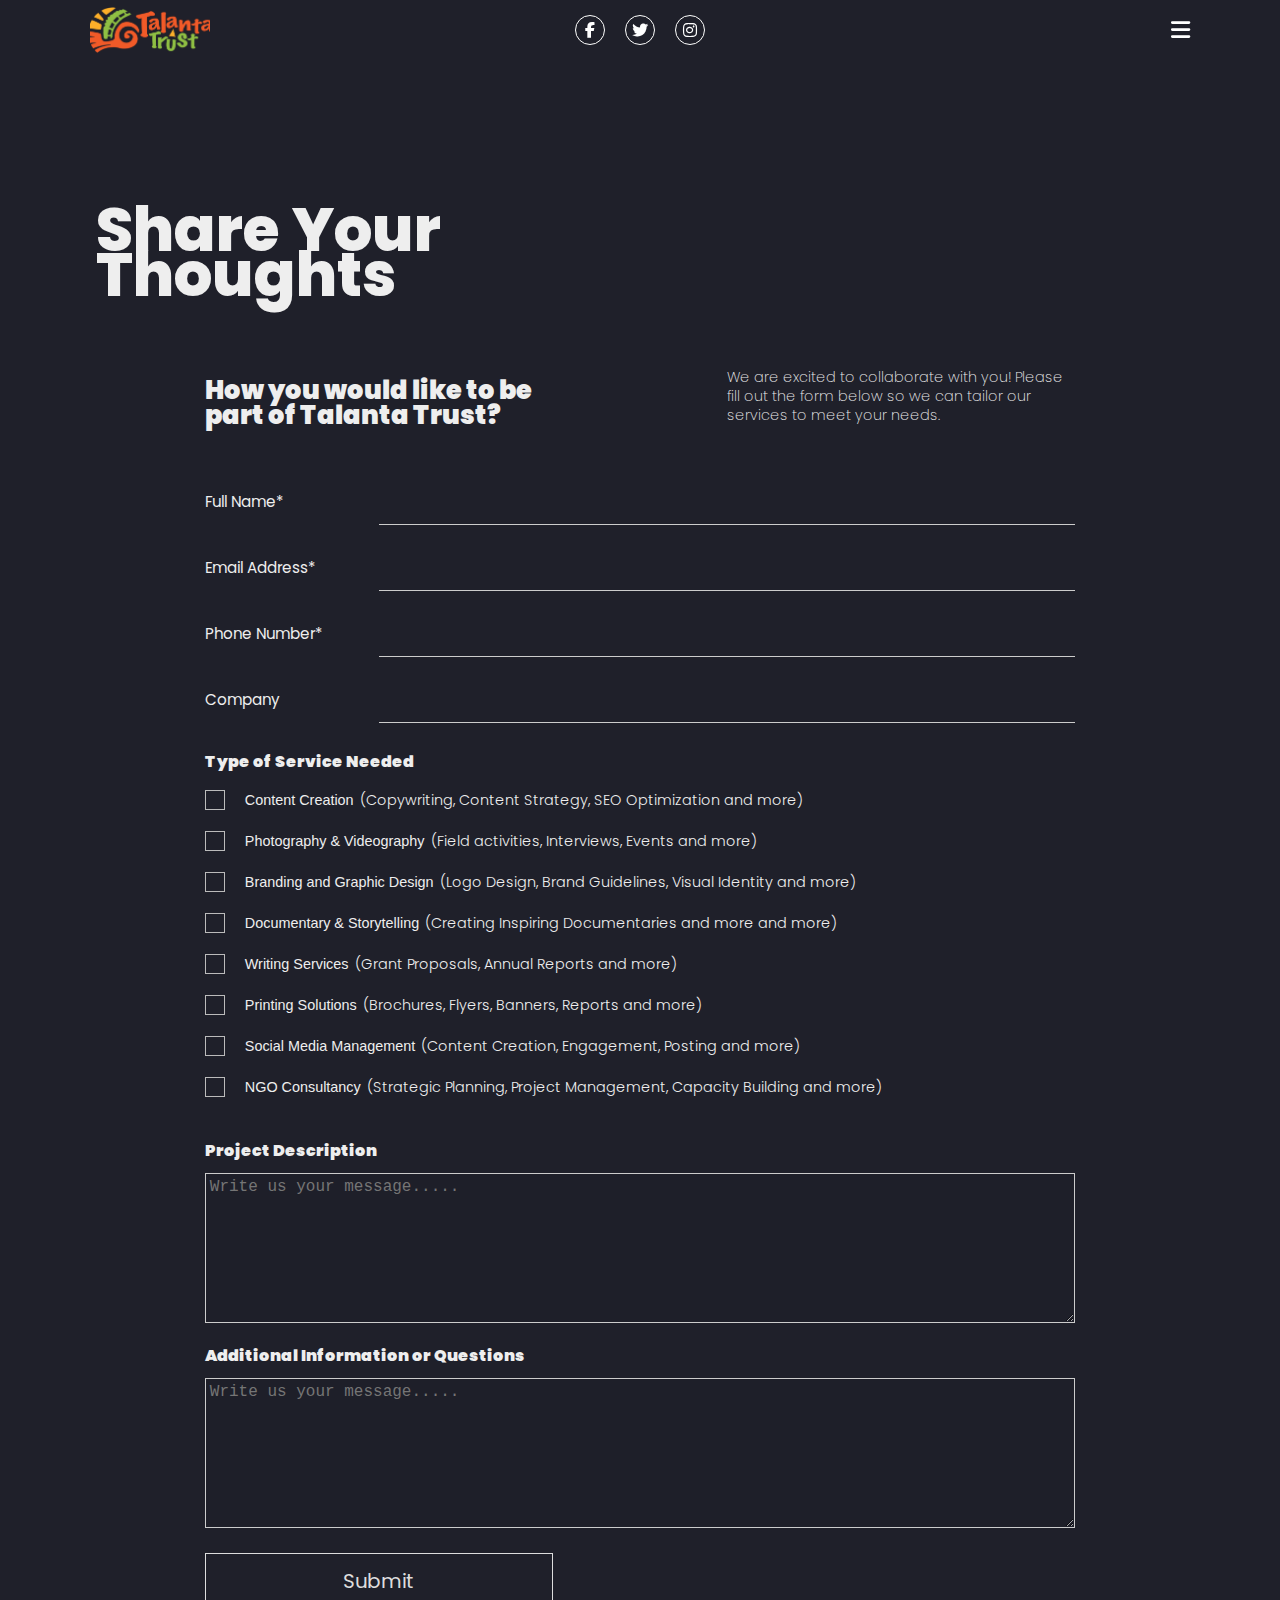
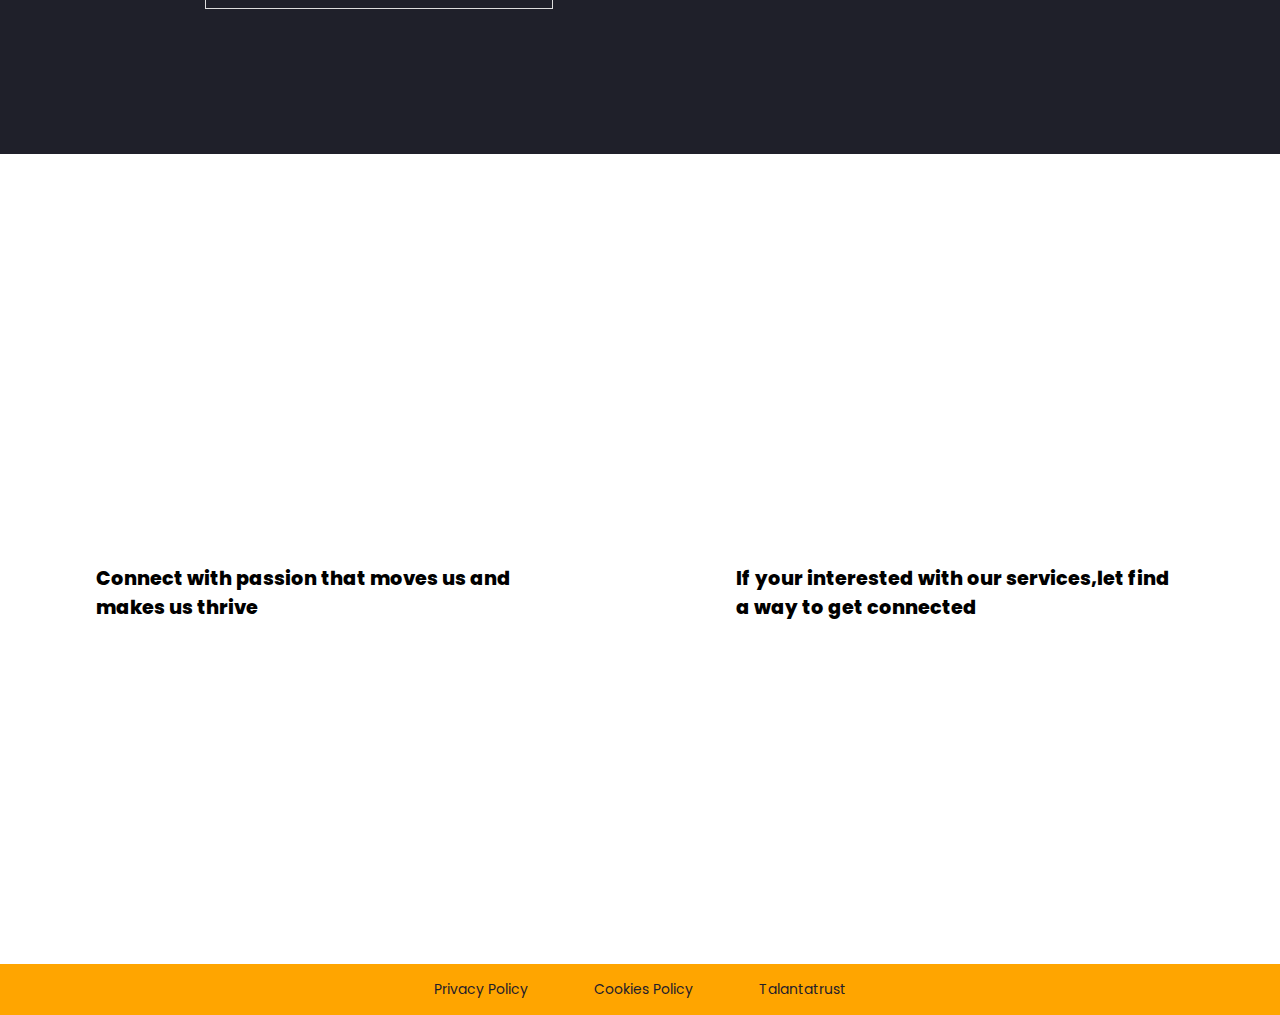
<file: work-with-us.html>
<!DOCTYPE html>
<html lang="en">
<head>
    <meta charset="UTF-8">
    <meta name="viewport" content="width=device-width, initial-scale=1.0">
    <title>Work-with-us-Talantatrust welcomes to work with us in digital transformation</title>
    <link rel="icon" href="images/Talanta Trust official logo-11.png" type="image/x-icon">
    <link rel="stylesheet" href="css/contact.css">
    <!-- common links to everypage -->
    <link rel="stylesheet" href="css/nav.css">
    <link rel="stylesheet" href="css/links-to-pages.css">
    <link rel="stylesheet" href="css/copyright.css">
    <link rel="stylesheet" href="https://cdnjs.cloudflare.com/ajax/libs/font-awesome/6.5.0/css/all.min.css" integrity="sha512-...your-integrity-code..." crossorigin="anonymous" referrerpolicy="no-referrer"/>
    <link rel="preconnect" href="https://fonts.googleapis.com">
    <link rel="preconnect" href="https://fonts.gstatic.com" crossorigin>
    <link href="https://fonts.googleapis.com/css2?family=Anton&family=Poppins:ital,wght@0,100;0,200;0,300;0,400;0,500;0,600;0,700;0,800;0,900;1,100;1,200;1,300;1,400;1,500;1,600;1,700;1,800;1,900&display=swap" rel="stylesheet">

    <script src="js/script.js" defer></script>
    <style>
        .empty{
            height: 12vh;
            background-color: #1f202a;
            width: 100%;
            display: block;
        }
    </style>
    
</head>
<body>
      <header id="navbar">
        <div class="logo"><img src="images/Talanta Trust official logo-01.png" alt="" srcset=""></div>
      
        <div class="social-icons">
            <div class="round_border" ><a href="#"><i class="fab fa-facebook-f"></i></a></div>
            <div class="round_border" ><a href="#"><i class="fab fa-twitter"></i></a></div>
            <div class="round_border" > <a href="#"><i class="fab fa-instagram"></i></a></div>
        </div>
      
        <div class="hamburger" id="hamburger">
          <i class="fas fa-bars"></i>
        </div>
      </header>
    
      <div class="menu-overlay" id="menu">
        <div class="close-btn" id="closeBtn">×</div>
        <ul>
          <li><a href="index.html">Home</a></li>
          <li><a href="gallery.html">Gallery</a></li>
          <li><a href="about.html">About</a></li>
           
        </ul>
      </div>

      <div class="empty">
      </div>

     <div class="contents">
        <div class="titles">
            <h2>Share your <br>thoughts</h2>
        </div>
        <div class="content-form">
            <div class="form-holder">
                <div class="maelezo">
                    <h2>How you would like to be part of Talanta Trust?</h2>
                    <p>We are excited to collaborate with you! Please fill out the form below so we can tailor our services to meet your needs.</p>
                </div>
                <div class="forms">

                    <div class="form-input">
                        <div class="divs">
                            <label for="name">Full Name*</label>
                            <input type="text" name="names" id="name">
                        </div>
                    </div>

                    <div class="form-input">
                        <div class="divs">
                            <label for="email">Email Address*</label>
                            <input type="text" name="email" id="email">
                        </div>
                    </div>

                    <div class="form-input">
                        <div class="divs">
                            <label for="phone">Phone Number*</label>
                            <input type="text" name="phone" id="phone">
                        </div>
                    </div>

                    <div class="form-input">
                        <div class="divs">
                            <label for="company">Company</label>
                            <input type="text" name="company" id="company">
                        </div>
                    </div>

                    <div class="form-multiple">
                        <h3 for="Service">Type of Service Needed</h3>
                        <div class="divs">
                            <div class="checkboxes">

                                <label class="checkbox-label">
                                    <input type="checkbox" id="contentCreation" name="contentCreation" >
                                    <span class="checkmark"></span>
                                    <label for=""><strong>Content Creation</strong> (Copywriting, Content Strategy, SEO Optimization and more)</label>
                                </label>

                                <label class="checkbox-label">
                                    <input type="checkbox" id="Photography" name="Photography" >
                                    <span class="checkmark"></span>
                                    <label for="vehicle1"><strong>Photography & Videography </strong>(Field activities, Interviews, Events and more)</label>
                                </label>

                                <label class="checkbox-label">
                                    <input type="checkbox" id="branding" name="branding" >
                                    <span class="checkmark"></span>
                                    <label for="vehicle1"><strong>Branding and Graphic Design </strong>(Logo Design, Brand Guidelines, Visual Identity and more)</label>
                                </label>

                                <label class="checkbox-label">
                                    <input type="checkbox" id="Documentary" name="Documentary" >
                                    <span class="checkmark"></span>
                                    <label for="vehicle1"><strong>Documentary & Storytelling</strong> (Creating Inspiring Documentaries and more and more)</label>
                                </label>

                                <label class="checkbox-label">
                                    <input type="checkbox" id="writing" name="writing">
                                    <span class="checkmark"></span>
                                    <label for="vehicle1"><strong>Writing Services</strong> (Grant Proposals, Annual Reports and more)</label>
                                </label>
                                <label class="checkbox-label">
                                    <input type="checkbox" id="Printing" name="Printing" >
                                    <span class="checkmark"></span>
                                    <label for="vehicle1"><strong>Printing Solutions</strong> (Brochures, Flyers, Banners, Reports and more)</label>
                                </label>
                                <label class="checkbox-label">
                                    <input type="checkbox" id="social" name="social" >
                                    <span class="checkmark"></span>
                                    <label for="vehicle1"><strong>Social Media Management</strong> (Content Creation, Engagement, Posting and more)</label>
                                </label>
                                <label class="checkbox-label">
                                    <input type="checkbox" id="NGO" name="NGO" >
                                    <span class="checkmark"></span>
                                    <label for="vehicle1"><strong>NGO Consultancy</strong> (Strategic Planning, Project Management, Capacity Building and more)</label>
                                </label>
                                
                            </div>
                        </div>
                    </div>

                    <label class="big-message" for="message">Project Description</label>
                    <textarea id="textArea" name="textArea" rows="4" cols="50" placeholder="Write us your message....."></textarea>

                    <label class="big-message" for="message">Additional Information or Questions</label>
                    <textarea id="textArea" name="textArea" rows="4" cols="50" placeholder="Write us your message....."></textarea>
    
                    <input type="submit" name="submit" id="submit">
    
                </div>

            </div>

        </div>
     </div>
    
    <section class="links-to-pages">
        <div class="image-with-links">
            <div class="divs">           
                <div class="overlay">
                <a href="about.html">About us</a>
                <p>Connect with passion that moves us and makes us thrive</p>
            </div>
        </div>
            <div class="divs">
                <div class="overlay">
                    <a href="gallery.html">Gallery</a>
                    <p>If your interested with our services,let find a way to get connected</p>
                </div>
            </div>
        </div>
    </section>
    
    <footer>
        <div class="row">
            <a href="privacy.html">privacy policy</a>
            <a href="cookie.html">cookies policy</a>
            <a href="index.html">talantatrust</a>
        </div>
    </footer>
</body>
</html>
</file>
<file: css/contact.css>
.contents{
    width: 100%;
    height: fit-content;
    padding: 60px 0px 50px 0px;
    display: flex;
    flex-flow: column nowrap;
    margin: 0 auto;
    background-color: #1f202a;
    color: #eee;
}

.contents .titles{
    width: 80%;
    height: fit-content;
    margin: 0 auto;
}
.contents .titles h2{
    font-size: 5rem;
    font-family: "poppins",sans-serif;
    font-weight: 800;
    line-height: 4.6rem;
    text-transform: capitalize;
}

.content-form{
    width: 100%;
    margin: 0 auto;
    display: flex;
    flex-flow: row nowrap;
    justify-content: space-between;
}


.form-holder{
    display: flex;
    flex-flow: column nowrap;
    justify-content: start;
    width: 70%;
    margin: 70px auto 0px auto;
}
.content-form .maelezo{
    display: flex;
    flex-flow: row nowrap;
    justify-content: center;
    width: 100%;
    justify-content: space-between;
    margin: 0px 0px 50px 0px;
}

.content-form .maelezo h2{
    font-size: 1.4rem;
    line-height: 1.4rem;
    font-family: "Poppins",sans-serif;
    font-weight: 700;
    width: 40%;
    margin: auto 0;
    
}

.content-form .maelezo p{
    font-size: 0.85rem;
    line-height: 1rem;
    font-weight: 200;
    width: 40%;
    font-family:"Poppins",sans-serif;
}

.content-form .forms {
    width: 100%;
    display: flex;
    flex-flow: column nowrap;
}

.content-form .forms .form-input{
    width: 100%;
    display: flex;
    flex-flow: row  nowrap;
    justify-content: space-between;
    margin-bottom: 20px;
}

.content-form .forms .form-input .divs {
    width: 100%;
    display: flex;
    flex-flow: row nowrap;
    justify-content: space-between;
}


.content-form .forms .form-input .divs label{
    font-size: .90rem;
    font-weight: 600;
    text-align: start;
    margin-right: 0px;
    display: flex;
    justify-content: center;
    align-items: center;
    font-family: "Poppins",sans-serif;
}

.content-form .forms  .form-input .divs input[type="text"]{
    background: transparent;
    border: none;
    border-bottom: 1px solid #ccc;
    padding: 8px 0;
    font-size: 16px;
    font-family: "Poppins",sans-serif;
    color: #fff;
    outline: none;
    width: 80%;
}

.content-form .forms .form-multiple{
    width: 100%;
    display: flex;
    flex-flow: column  nowrap;
    justify-content: space-between;
    margin: 20px 0px;
}

.content-form .forms .form-multiple h3{
    font-size: 0.94rem;
    font-weight: 600;
    text-align: start;
    line-height: 0.90rem;
    font-family: "Poppins",sans-serif;
    color: #eee;
    margin-bottom: 10px;
    
}

.content-form .forms .form-multiple .divs  .checkboxes{
    width: 100%;
    display: flex;
    flex-flow: column nowrap;
    margin: 5px 0px 0px 40px;

}

.content-form .forms .form-multiple .divs  .checkboxes .checkbox-label{
    width: 100%;
    display: flex;
    position: relative;
    cursor: pointer;
    -webkit-user-select: none;
    -moz-user-select: none;
    -ms-user-select: none;
    user-select: none;
    justify-content: start;
    margin-bottom: 20px;
}

.content-form .forms .form-multiple .divs  .checkboxes .checkbox-label label{
    font-size: 0.80rem;
    font-weight: 300;
    text-align: start;
    margin-left: 0px;
}

.content-form .forms .form-multiple .divs  .checkboxes .checkbox-label label strong{
    font-weight: 300;
    width: fit-content;
    font-family: "poppins-eb",sans-serif;
    margin-right: 5px;
    font-size: 0.82rem;

}


    .checkbox-label input[type="checkbox"] {
        display: none;
    }

    .checkmark {
        width: 20px;
        height: 20px;
        border: 1px solid #bbb;
        border-radius: 0px;
        display: inline-block;
        position: relative;
        margin-right: 8px;
        padding: 5px;
    }

    .checkbox-label input[type="checkbox"]:checked + .checkmark::after {
        content: "";
        position: absolute;
        left: 5px;
        top: 1px;
        width: 6px;
        height: 12px;
        border: solid #ff7300;
        border-width: 0 2px 4px 0;
        transform: rotate(45deg);
    }


.content-form .forms .big-message{
    font-size: 1.6rem;
    font-family: "Poppins",sans-serif;
    font-weight: 400;
    margin: 30px 0px 10px 0px;
    width: 100%;
}

.content-form .forms  textarea{
    width: 100%;
    height: 150px;
    font-size: 14px;
    text-align: left;
    resize: vertical;
    border: 1px solid #ccc;
    background: #1e1f29; 
    color: #f0f0f0;
    outline: none;
    padding: 10px;
}

.content-form .forms  input[type="submit"]{
    background: #1f202a;
    padding: 8px 15px;
    font-size: 16px;
    color: #ddd;
    outline: none;
    width: fit-content;
    border: 1px solid #ddd;
    border-radius: 0px;
    margin-top: 30px;
    font-family: "Poppins",sans-serif;
}

.content-form .forms  input[type="submit"]:hover{
    cursor: pointer;
    background-color: orange;
    color: #1f202a;
}


/* @media (max-width:768px){
    .contents{
        width: 100%;
        height: fit-content;
        padding: 0px 0px;
        display: flex;
        flex-flow: column nowrap;
        margin: 0 auto;
        background-color: #1f202a;
        color: white;
    }
    
    .contents .titles{
        width: 100%;
        height: fit-content;
        margin: 0 auto;
        display: none;
    }
    .contents .titles h2{
        font-size: 2rem;
        font-family: "Anton",sans-serif;
        font-weight: 500;
        text-align: center;
    }
    
    .content-form{
        padding-bottom: 30px;
    }
    
    .content-form .imgs{
        width: 10%;
        height: fit-content;
        margin-top: 50px;
        display: none;
    }
        
    .form-holder{
        display: flex;
        flex-flow: column nowrap;
        justify-content: start;
        width: 100%;
        margin-top: 0px;
        margin-right: 0px;
    }
    .content-form .maelezo{
        display: flex;
        flex-flow: column nowrap;
        justify-content: center;
        width: 100%;
        justify-content: space-between;
        margin: 0px 0px 0px 0px;
    }
    
    .content-form .maelezo h2{
        font-size: 1.2rem;
        font-family: "Anton",sans-serif;
        font-weight: 200;
        width: 80%;
        margin: 10px auto 0px auto;
    }
    
    .content-form .maelezo p{
        font-size: 0.70rem;
        font-weight: 200;
        width: 80%;
        margin: 15px auto;
    }
    
    .content-form .forms {
        width: 100%;
        display: flex;
        flex-flow: column nowrap;
        margin: 10px auto;
    }
    
    .content-form .forms .form-input{
        width: 100%;
        display: flex;
        flex-flow: column  nowrap;
        justify-content: space-between;
        margin-bottom: 0px;
    }
    
    .content-form .forms .form-input .divs {
        width: 80%;
        margin: 5px auto 0px auto;
    }
    
    .content-form .forms .form-input .divs label{
        font-size: 0.6rem;
        font-weight: 900;
        display: flex;
        text-align: start;
        margin-right: 0px;
    }

    .content-form .forms .form-input .divs  .checkboxes .checkbox-label{
        margin: 10px 0px;
    }
    
    .content-form .forms .form-input .divs  .checkboxes .checkbox-label label{
        font-size: 0.65rem;
    }
    
    .content-form .forms .form-input .divs  .checkboxes .checkbox-label label strong{
        margin-right: 2px;
        font-size: 0.70rem;
    
    }
    
    .content-form .forms .form-input .divs  .checkboxes .checkbox-label input[type="checkbox"]{
        margin-right: 10px;
        font-size: 5px;
    }
    
    .content-form .forms .big-message{
        font-size: 1rem;
        font-family: "Anton",sans-serif;
        margin: 20px auto 5px auto;
        width: 80%;
    }
    
    .content-form .forms  textarea{
        width: 80%;
        height: 100px;
        font-size: 12px;
        margin: 0 auto;
    }
    
    .content-form .forms  input[type="submit"]{
        padding: 4px 10px;
        font-size: 12px;
        margin: 10px auto 0px auto;
    }

    

} */


/* Mobile (320px - 480px): Target smaller smartphones in portrait orientation.
Tablets (481px - 768px): Focus on portrait tablets and larger smartphones.
Laptops (769px - 1024px): Address landscape tablets and smaller laptops.
Desktops (1025px - 1200px): Cover standard desktop screens.
Extra Large Screens (1201px+): Target large desktops,  */

/* Mobile (320px - 480px): Target smaller smartphones in portrait orientation.*/
@media only screen and (max-width:480px)  {
    .contents{
        padding: 10px 0px;
    }

    .contents .titles{
        width: 85%;
    }
    .contents .titles h2{
        font-size: 1.7rem;
        line-height: 1.6rem;
    }
    
    
    .form-holder{
        width: 85%;
        margin: 10px auto 0px auto;
    }
    .content-form .maelezo{
        flex-flow: column nowrap;
        width: 100%;
        margin: 0px 0px 20px 0px;
    }
    
    .content-form .maelezo h2{
        font-size: 0.90rem;
        line-height: 1rem;
        font-weight: 600;
        width: 100%;
        margin: 10px auto;
        
    }
    
    .content-form .maelezo p{
        font-size: 0.7rem;
        line-height: 0.75rem;
        width: 100%;
    }


.content-form .forms {
    padding-bottom: 10px;
}

.content-form .forms .form-input{
    margin-bottom: 15px;
}

.content-form .forms .form-input .divs label{
    font-size: .70rem;
    font-weight: 400;
}

.content-form .forms  .form-input .divs input[type="text"]{
    padding: 2px 0;
    font-size: 12px;
    width: 65%;
}

.content-form .forms .form-multiple{
    margin:10px 0px;
}

.content-form .forms .form-multiple h3{
    font-size: 0.73rem;
    line-height: 0.72rem;
    margin-bottom: 10px;
    font-weight: 500;
    
}

.content-form .forms .form-multiple .divs  .checkboxes{
    margin: 10px 0px 0px 0px;
}

.content-form .forms .form-multiple .divs  .checkboxes .checkbox-label{
    margin-bottom: 10px;
}

.content-form .forms .form-multiple .divs  .checkboxes .checkbox-label label{
    font-size: 0.59rem;
    font-weight: 300;
}

.content-form .forms .form-multiple .divs  .checkboxes .checkbox-label label strong{
    margin-right: 2px;
    font-size: 0.59rem;
    font-weight: 300;
}

.checkbox-label input[type="checkbox"] {
    display: none;
}

.checkmark {
    width: 15px;
    height: 15px;
    margin-right: 4px;
    padding: 2px;
}

.checkbox-label input[type="checkbox"]:checked + .checkmark::after {
    left: 3px;
    top: 0px;
    width: 3px;
    height: 6px;
    border-width: 0 1px 2px 0;
}

.content-form .forms .big-message{
    font-size: 0.70rem;
    margin: 10px 0px 10px 0px;
}

.content-form .forms  textarea{
    height: 80px;
    font-size: 12px;
    padding: 2px;
}

.content-form .forms  input[type="submit"]{
    padding: 4px 15px;
    font-size: 13px;
    margin-top: 10px;
    width: 80%;
}


}

/* Tablets (481px - 768px): Focus on portrait tablets and larger smartphones. */

@media only screen and (min-width:480px)  {
    .contents{
        padding: 30px 0px;
    }

    .contents .titles{
        width: 85%;
    }
    .contents .titles h2{
        font-size: 2.4rem;
        line-height: 1.9rem;
    }
    .form-holder{
        width: 85%;
        margin: 10px auto 0px auto;
    }
    .content-form .maelezo{
        flex-flow: column nowrap;
        width: 100%;
        margin: 10px 0px 20px 0px;
    }
    
    .content-form .maelezo h2{
        font-size: 1.2rem;
        line-height: 1rem;
        font-weight: 600;
        width: 100%;
        margin: 10px auto;
        
    }
    
    .content-form .maelezo p{
        font-size: 0.8rem;
        line-height: 1rem;
        width: 100%;
    }


.content-form .forms {
    width: 80%;
    padding-bottom: 15px;
}

.content-form .forms .form-input{
    margin-bottom: 20px;
    width: 100%;
}

.content-form .forms .form-input .divs label{
    font-size: .80rem;
    font-weight: 400;
}

.content-form .forms  .form-input .divs input[type="text"]{
    padding: 3px 0;
    font-size: 13px;
    width: 80%;
}

.content-form .forms .form-multiple{
    margin:10px 0px;
}

.content-form .forms .form-multiple h3{
    font-size: 0.83rem;
    line-height: 0.82rem;
    margin-bottom: 10px;
    font-weight: 900;
    
}

.content-form .forms .form-multiple .divs  .checkboxes{
    margin: 15px 0px 0px 0px;
}

.content-form .forms .form-multiple .divs  .checkboxes .checkbox-label{
    margin-bottom: 15px;
}

.content-form .forms .form-multiple .divs  .checkboxes .checkbox-label label{
    font-size: 0.75rem;
    font-weight: 300;
}

.content-form .forms .form-multiple .divs  .checkboxes .checkbox-label label strong{
    margin-right: 2px;
    font-size: 0.73rem;
    font-weight: 300;
}

.checkbox-label input[type="checkbox"] {
    display: none;
}

.checkmark {
    width: 18px;
    height: 18px;
    margin-right: 10px;
    padding: 3px;
}

.checkbox-label input[type="checkbox"]:checked + .checkmark::after {
    left: 5px;
    top: 0px;
    width: 6px;
    height: 8px;
    border-width: 0 1px 2px 0;
}

.content-form .forms .big-message{
    font-size: 0.85rem;
    margin: 10px 0px 10px 0px;
    font-weight: 800;
}

.content-form .forms  textarea{
    height: 80px;
    font-size: 14px;
    padding: 4px;
}

.content-form .forms  input[type="submit"]{
    padding: 8px 15px;
    font-size: 14px;
    margin-top: 10px;
    width: 80%;
}

}

/* Laptops (769px - 1024px): Address landscape tablets and smaller laptops. */
@media only screen and (min-width:768px)  {
    .contents{
        padding: 40px 0px;
    }

    .contents .titles{
        width: 85%;
    }
    .contents .titles h2{
        font-size: 2.4rem;
        line-height: 2.4rem;
    }
    .form-holder{
        width: 85%;
        margin: 10px auto 0px auto;
    }
    .content-form .maelezo{
        flex-flow: row nowrap;
        width: 100%;
        margin: 10px 0px 20px 0px;
    }
    
    .content-form .maelezo h2{
        font-size: 1.2rem;
        line-height: 1.5rem;
        font-weight: 600;
        width: 40%;
        margin: 20px 0px;
    }
    
    .content-form .maelezo p{
        font-size: 0.85rem;
        line-height: 1.2rem;
        width: 40%;
    }


.content-form .forms {
    width: 80%;
    padding-bottom: 20px;
    margin: 20px auto;
}

.content-form .forms .form-input{
    margin-bottom: 10px;
    width: 100%;
}

.content-form .forms .form-input .divs label{
    font-size: 0.9rem;
    font-weight: 400;
}

.content-form .forms  .form-input .divs input[type="text"]{
    padding: 10px 0;
    font-size: 1rem;
    width: 70%;
}

.content-form .forms .form-multiple{
    margin:20px 0px;
}

.content-form .forms .form-multiple h3{
    font-size: .9rem;
    line-height: 1.1rem;
    margin-bottom: 10px;
    font-weight: 500;
    
}

.content-form .forms .form-multiple .divs  .checkboxes{
    width: 100%;
    margin: 15px 0px 0px 30px;
}

.content-form .forms .form-multiple .divs  .checkboxes .checkbox-label{
    margin-bottom: 20px;
}

.content-form .forms .form-multiple .divs  .checkboxes .checkbox-label label{
    font-size: 0.8rem;
    font-weight: 300;
}

.content-form .forms .form-multiple .divs  .checkboxes .checkbox-label label strong{
    margin-right: 2px;
    font-size: .80rem;
    font-weight: 300;
}

.checkmark {
    width: 20px;
    height:20px;
    margin-right: 15px;
}

.checkbox-label input[type="checkbox"]:checked + .checkmark::after {
    left: 5px;
    top: 1px;
    width: 5px;
    height: 10px;
    border-width: 0 2px 4px 0;
}

.content-form .forms .big-message{
    font-size: 0.90rem;
    margin: 15px 0px 5px 0px;
    font-weight: 500;
}

.content-form .forms  textarea{
    height: 140px;
    font-size: 14px;
    padding: 8px;
    margin-bottom: 10px;
}

.content-form .forms  input[type="submit"]{
    padding: 10px 18px;
    font-size: 14px;
    margin-top: 20px;
    width: 30%;
}
}
/* Desktops (1025px - 1200px): Cover standard desktop screens. */
@media only screen and (min-width:992px)  {
    .contents{
        padding: 70px 0px;
    }

    .contents .titles{
        width: 85%;
    }
    .contents .titles h2{
        font-size: 3.8rem;
        line-height: 2.8rem;
    }
    .form-holder{
        width: 85%;
        margin: 10px auto 0px auto;
    }
    .content-form .maelezo{
        flex-flow: row nowrap;
        width: 100%;
        margin: 40px 0px 20px 0px;
    }
    
    .content-form .maelezo h2{
        font-size: 1.6rem;
        line-height: 1.6rem;
        font-weight: 600;
        width: 40%;
        margin: 10px 0px;
        
    }
    
    .content-form .maelezo p{
        font-size: 0.88rem;
        line-height: 1.1rem;
        width: 30%;
    }


.content-form .forms {
    width: 80%;
    padding-bottom: 25px;
    margin: 20px auto;
}

.content-form .forms .form-input{
    margin-bottom: 20px;
    width: 100%;
}

.content-form .forms .form-input .divs label{
    font-size: 1.05rem;
    font-weight: 400;
}

.content-form .forms  .form-input .divs input[type="text"]{
    padding: 10px 0;
    font-size: 16px;
    width: 80%;
}

.content-form .forms .form-multiple{
    margin:10px 0px;
}

.content-form .forms .form-multiple h3{
    font-size: 1.1rem;
    line-height: 1.1rem;
    margin-bottom: 10px;
    font-weight: 900;
    
}

.content-form .forms .form-multiple .divs  .checkboxes{
    margin: 20px 0px 0px 0px;
}

.content-form .forms .form-multiple .divs  .checkboxes .checkbox-label{
    margin-bottom: 20px;
}

.content-form .forms .form-multiple .divs  .checkboxes .checkbox-label label{
    font-size: 0.9rem;
    font-weight: 300;
}

.content-form .forms .form-multiple .divs  .checkboxes .checkbox-label label strong{
    margin-right: 2px;
    font-size: 0.9rem;
    font-weight: 300;
}


.checkmark {
    width: 20px;
    height: 20px;
    margin-right: 20px;
}

.checkbox-label input[type="checkbox"]:checked + .checkmark::after {
    left: 5px;
    top: 1px;
    width: 5px;
    height: 10px;
    border-width: 0 2px 4px 0;
}

.content-form .forms .big-message{
    font-size: 1rem;
    margin: 10px 0px 10px 0px;
    font-weight: 900;
}

.content-form .forms  textarea{
    height: 150px;
    font-size: 16px;
    padding: 4px;
}

.content-form .forms  input[type="submit"]{
    padding: 8px 15px;
    font-size: 17px;
    margin-top: 15px;
    width: 40%;
}
}

/* Extra Large Screens (1201px+): Target large desktops, */
@media only screen and (min-width:1200px)  {

    .contents{
        padding: 100px 0px;
    }

    .contents .titles{
        width: 85%;
    }
    .contents .titles h2{
        font-size: 3.8rem;
        line-height: 2.8rem;
    }
    .form-holder{
        width: 85%;
        margin: 30px auto 0px auto;
    }
    .content-form .maelezo{
        flex-flow: row nowrap;
        width: 80%;
        margin: 40px auto 20px auto;
    }
    
    .content-form .maelezo h2{
        font-size: 1.6rem;
        line-height: 1.6rem;
        font-weight: 900;
        width: 40%;
        margin: 10px 0px;
        
    }
    
    .content-form .maelezo p{
        font-size: 0.90rem;
        line-height: 1.2rem;
        width: 40%;
    }


.content-form .forms {
    width: 80%;
    padding-bottom: 25px;
    margin: 20px auto;
}

.content-form .forms .form-input{
    margin-bottom: 20px;
    width: 100%;
}

.content-form .forms .form-input .divs label{
    font-size: 0.95rem;
    font-weight: 400;
}

.content-form .forms  .form-input .divs input[type="text"]{
    padding: 10px 0;
    font-size: 16px;
    width: 80%;
}

.content-form .forms .form-multiple{
    margin:10px 0px;
}

.content-form .forms .form-multiple h3{
    font-size: 1.0rem;
    line-height: 1.1rem;
    margin-bottom: 10px;
    font-weight: 900;
    
}

.content-form .forms .form-multiple .divs  .checkboxes{
    margin: 10px 0px 0px 0px;
}

.content-form .forms .form-multiple .divs  .checkboxes .checkbox-label{
    margin-bottom: 20px;
}

.content-form .forms .form-multiple .divs  .checkboxes .checkbox-label label{
    font-size: 0.90rem;
    font-weight: 300;
}

.content-form .forms .form-multiple .divs  .checkboxes .checkbox-label label strong{
    margin-right: 2px;
    font-size: 0.90rem;
    font-weight: 300;
}
.checkmark {
    width: 20px;
    height: 20px;
    margin-right: 20px;
}

.checkbox-label input[type="checkbox"]:checked + .checkmark::after {
    left: 4px;
    top: 1px;
    width: 6px;
    height: 10px;
    border-width: 0 2px 4px 0;
}

.content-form .forms .big-message{
    font-size: 1rem;
    font-weight: 900;
    margin: 10px 0px 10px 0px;
}

.content-form .forms  textarea{
    height: 150px;
    font-size: 16px;
    padding: 4px;
    font-weight: 400;
}

.content-form .forms  input[type="submit"]{
    padding: 12px 15px;
    font-size: 20px;
    margin-top: 15px;
    width: 40%;
}
    
}
</file>
<file: css/hero.css>
@font-face {
  font-family: 'mcharazo';
  src: url('../TalantaFonts/MR-PUDIDI-DECORATIVE-FONT/MRPUDIDI.ttf') format('truetype');
}

@font-face {
  font-family: 'marker';
  src: url('../TalantaFonts/MarkerFelt/MarkerFelt.ttc') format('truetype');
}
.hero {
    height: 100vh;
    position: relative;
    overflow: hidden;
    padding-top: 60px;
  }
  
  .background-video {
    position: absolute;
    top: 0;
    left: 0;
    height: 100%;
    width: 100%;
    object-fit: cover;
    z-index: -1;
  }
  
  .hero-content {
    width: 100%;
    position: relative;
    z-index: 1;
    color: white;
    text-align: center;
    top: 50%;
    transform: translateY(-50%);
    margin: 0 auto;
    display: flex;
    flex-flow: column nowrap;
    justify-content: start;
  }
  
  .hero-content h1 {
    display: flex;
    flex-flow: column nowrap;
    justify-content: center;
    line-height: 7rem;
    width: 100%;
  }

  .hero-content h1 span {
    font-size: 5rem;
    font-family: "Anton", sans-serif;
    font-weight: 900;
    font-style: normal;
    color: white;
    margin-top: -10px;
    line-height: 4rem;
  } 
  

  .hero-content h1 span:nth-child(3) {
    font-size: 8rem;
    font-family: "marker", sans-serif;
    font-weight: 900;
    font-style: normal;
    color: orange;
    text-decoration-color: white;
  } 

  .hero-content img {
   width: 90px;
   height: fit-content;
   padding: 0;
   margin: 0 auto;
  }


  .btn {
    padding: 0px 24px;
    font-size: 1.2rem;
    font-family: "Poppins", sans-serif;
    font-style: normal;    color: white;
    text-decoration: none;
    border-radius: 5px;
  }
  
  /* .btn:hover {
    background: ;
  } */
  
  /* Content below hero
  .content {
    padding: 100px 20px;
    background: #f4f4f4;
  } */
  




  /* small media less than 480px */
  @media only screen and (max-width:480px){
    .hero {
      height: 100vh;
    }
    .hero-content h1 span {
      width: 100%;
      font-size: 3.3rem;
      line-height: 4rem;
    } 
  
    .hero-content h1 span:nth-child(3) {
      font-size: 3.3rem;
      margin-top: 5px;
    } 

    .hero-content img {
      display: block;
     }

    .btn {
      margin-top: 10px;
      font-size: 1rem;
      font-weight: 700;
    }

  }

  /*  greater  than 480px */
  @media only screen and (min-width:480px){
    .hero {
      height: 100vh;
    }
    .hero-content h1 span {
      width: 100%;
      font-size: 3.5rem;
      line-height: 4.5rem;
    } 
  
    .hero-content h1 span:nth-child(3) {
      font-size: 3.5rem;
      margin-top: 5px;
    } 

    .hero-content img {
      display: block;
     }

    .btn {
      margin-top: 20px;
      font-size: 1rem;
      font-weight: 700;
    }

  }

  /*  greater  than 768px */
  @media only screen and (min-width:768px){

    .hero-content h1 span {
      font-size: 3.8rem;
      line-height: 4.5rem;
      font-weight: 700;
    } 
  
    .hero-content h1 span:nth-child(3) {
      font-size: 4.3rem;
      margin-top: 5px;

    } 

    .btn {
      margin-top: 20px;
      font-size: 1.2rem;
    }

  }

  /*  greater  than 992px */
  @media only screen and (min-width:992px){

    .hero-content h1 span {
      font-size: 4.5rem;
      line-height: 5rem;
      font-weight: 800;
    } 
  
    .hero-content h1 span:nth-child(3) {
      font-size: 4.5rem;
      font-weight: 900;
      margin-top: 5px;

    } 
    .btn {
      margin-top: 20px;
      font-size: 1.2rem;
    }

  }

  /*  greater  than 1200px */
  @media only screen and (min-width:1200px){

    .hero-content h1 span {
      font-size: 5rem;
      line-height: 6rem;
      font-weight: 800;
    } 
  
    .hero-content h1 span:nth-child(3) {
      font-size: 4.5rem;
      margin-top: 5px;
    } 
    .btn {
      margin-top: 20px;
      font-size: 1.2rem;
    }

  }
</file>
<file: css/nav.css>
@font-face {
  font-family: 'mcharazo';
  src: url('/TalantaFonts/MR-PUDIDI-DECORATIVE-FONT/MRPUDIDI.ttf') format('truetype');
}
* {
    margin: 0;
    padding: 0;
    box-sizing: border-box;
  }
  
  body, html {
    height: 100%;
    font-family: 'poppins', sans-serif;
  }
  body{
    overflow-x: hidden;
    width: 100%;
  }
  

/* Navbar */

 #navbar {
  position: fixed;
  width: 100%;
  height: 100px;
  background-color: transparent;
  color: white;
  display: flex;
  justify-content: space-between;
  padding: 10px 50px;
  align-items: center;
  transition: background-color 0.3s ease;
  z-index: 999;
}

/* Background color when scrolled */
.scrolled {
  background-color: #1F202A !important;
}

.logo {
    height: 160px;
    width: 200px;
    font-weight: bold;
    color: white;
    position: relative;
    display: flex;
    flex-flow: row nowrap;
    justify-content: center;
    align-items: center;
    padding-top: 20px;
  }

  .logo img{
    height: 100%;
    width: 100%;
    object-fit: cover;
    display: block;
    margin: auto 0;
  }
  
  

  .social-icons {
    position: absolute;
    left: 50%;
    transform: translateX(-50%);
    display: flex;
    gap: 20px;
  }
  
  .social-icons a {
    color: white;
    font-size: 18px;
    text-decoration: none;
    transition: color 0.3s ease;
  }

  .social-icons .round_border{
    width: 40px;
    height: 40px;
    border: 1px solid white;
    padding: 10px;
    border-radius: 50%;
    display: flex;
    flex-flow: row nowrap;
    justify-content: center;
    align-items: center;
  }
  
  .social-icons a:hover {
    color: orange;
  }
  

  .hamburger {
    font-size: 24px;
    color: white;
    cursor: pointer;
  }

  .menu-overlay {
    position: fixed;
    top: 0;
    left: 0;
    height: 100vh;
    width: 100vw;
    background: white;
    color: #1F202A;
    display: flex;
    justify-content: center;
    align-items: center;
    flex-direction: column;
    transition: opacity 0.3s ease, visibility 0.3s ease;
    opacity: 0;
    visibility: hidden;
    z-index: 1000;
  }
  .menu-overlay .close-btn {
    position: absolute;
    top: 20px;
    right: 50px;
    font-size: 4rem;
    cursor: pointer;
  }
  
  .menu-overlay ul {
    list-style: none;
    padding: 0;
  }
  
  .menu-overlay ul li {
    margin: 1rem 0;
    padding: 0;
  }
  
  .menu-overlay ul li a {
    text-decoration: none;
    font-size: 4rem;
    color: #1F202A;
    font-weight: 900;
    font-family: "Poppins", sans-serif;
    font-style: normal;
    padding: 0;
  }

  .menu-overlay ul li a:hover {
    font-size: 4rem;
    color: #1F202A;
    font-weight: 900;
    font-family: "mcharazo", sans-serif;
    font-style: italic;
    padding: 10px;
  }
  
  .menu-overlay.active {
    opacity: 1;
    visibility: visible;
  }
    
    @media only screen and (max-width:480px){
      #navbar{
        padding: 5px 20px;
        height: fit-content;
        width: 100%;
      }
      .social-icons {
        display: none;
      }
      .logo{
        height: 50px;
        width: 80px;
        padding-top: 0px;

      }

      .hamburger {
        font-size: 18px;
      }

      .menu-overlay .close-btn {
        right: 30px;
        font-size: 2.5rem;
      }

      .menu-overlay ul li {
        margin: 0.1rem 0;
      }
      
      .menu-overlay ul li a {
        font-size: 2.2rem;
      }
      .menu-overlay ul li a:hover {
        font-size: 2.2rem;
      }

    }

    @media only screen and (min-width:480px){

      #navbar{
        padding: 5px 20px;
        height: fit-content;
        width: 100%;
      }
      .social-icons {
        display: none;
      }
      .logo{
        height: 50px;
        width: 100px;
        padding-top: 0px;
      }

      .hamburger {
        font-size: 18px;
      }

      .menu-overlay .close-btn {
        right: 30px;
        font-size: 2.5rem;
      }

      .menu-overlay ul li {
        margin: 0.1rem 0;
      }
      
      .menu-overlay ul li a {
        font-size: 2.2rem;
      }
      .menu-overlay ul li a:hover {
        font-size: 2.2rem;
      }

      
    }

    @media only screen and (min-width:768px){

      #navbar{
        padding: 5px 5%;
        height: 80px;
        width: 100%;
      }
      .social-icons {
        display: flex;
      }
      .logo{
        height: 50px;
        width: 110px;
        padding-top: 0px;
      }

      .social-icons a {
        font-size: 15px;
      }
    
      .social-icons .round_border{
        width: 28px;
        height: 28px;
      }

      .hamburger {
        font-size: 18px;
      }

      .menu-overlay .close-btn {
        right: 30px;
        font-size: 2.5rem;
      }

      .menu-overlay ul li {
        margin: 0.1rem 0;
      }
      
      .menu-overlay ul li a {
        font-size: 2.2rem;
      }
      .menu-overlay ul li a:hover {
        font-size: 2.2rem;
      }

      
    }

    @media only screen and (min-width:992px){
      #navbar{
        padding: 5px 7%;
        height: fit-content;
        width: 100%;
      }
      .social-icons {
        display: flex;
      }
      .logo{
        height: 50px;
        width: 120px;
        padding-top: 0px;
      }

      .social-icons a {
        font-size: 16px;
      }
    
      .social-icons .round_border{
        width: 30px;
        height: 30px;
      }

      .hamburger {
        font-size: 18px;
      }

      .menu-overlay .close-btn {
        right: 30px;
        font-size: 2.5rem;
      }

      .menu-overlay ul li {
        margin: 1rem 0;
      }
      
      .menu-overlay ul li a {
        font-size: 2.2rem;
      }
      .menu-overlay ul li a:hover {
        font-size: 2.2rem;
      }

    }

    @media only screen and  (min-width:1200px){

      .logo{
        height: 50px;
        width: 120px;
        padding-top: 0px;
      }

      .social-icons a {
        font-size: 16px;
      }
    
      .social-icons .round_border{
        width: 30px;
        height: 30px;
      }

      .hamburger {
        font-size:22px;
      }

      
      .menu-overlay ul li a {
        font-size: 3rem;
      }
      .menu-overlay ul li a:hover {
        font-size: 3rem;
      }
      
    }
</file>
<file: css/links-to-pages.css>
@font-face {
   font-family: 'mcharazo';
   src: url('../TalantaFonts/MR-PUDIDI-DECORATIVE-FONT/MRPUDIDI.ttf') format('truetype');
 }
.links-to-pages{
    width: 100%;
    height: 100vh;
    position: relative;
 }
 .links-to-pages .image-with-links{
    width: 100%;
    height: 100%;
    display: flex;
    flex-flow: row nowrap;
 }
 .links-to-pages .image-with-links .divs{
    width: 100%;
    background-image: url('../images/masaai.jpg');
    background-attachment: fixed;     
    background-position: center;
    background-repeat: no-repeat;
    background-size: cover;
    position: relative;
    display: flex;
    justify-content: center;
    align-items: center;
 }


 .links-to-pages .image-with-links .divs:nth-child(2){
    background-image: url('../images/madogo-wanaoga.jpg');
 }

 .links-to-pages .divs .overlay {
    position: absolute;
    width: 100%;
    height: 100%;
    left: 0;
    left: 0;
    z-index: 9;
    display: flex;
    flex-flow: column;
    justify-content: center;
    align-items: center;
    color: white;
 }

 .links-to-pages .divs .overlay a{
    font-size: 3.5rem;
    color: white;
    font-family: "Anton",sans-serif;
    font-weight: 700;
    text-decoration: none;
    text-transform: capitalize;
 }

 .links-to-pages .divs .overlay:hover a{
    font-size: 3.5rem;
    color: white;
    font-family: "Anton",sans-serif;
    font-weight: 700;
    text-decoration: underline;
    font-style: italic;
    cursor: pointer;
    color: #1F202A;
 }
 .links-to-pages .divs .overlay p{
    font-size: 0.95rem;
    color: black;
    margin-top: 10px;
    font-weight: 300;
 }


 @media(max-width:767px){

   .links-to-pages{
      width: 100%;
      height: 60vh;
      position: relative;
   }
   .links-to-pages .image-with-links{
      width: 100%;
      height: 100%;
      display: flex;
      flex-flow: column nowrap;
   }
   .links-to-pages .image-with-links .divs{
      flex: 1;
      height: 100%;
   }
  
   .links-to-pages .divs .overlay a{
      font-size: 1.3rem;
      font-weight: 600;
      letter-spacing: 0.03rem;
   }
  
   .links-to-pages .divs .overlay:hover a{
      font-size: 1.3rem;
      font-weight: 300;
      
   }
   .links-to-pages .divs .overlay p{
      font-size: 0.8rem;
      width: 60%;
      font-weight: 500;
      text-align: start;
   }
  
 }


 @media (min-width:768px) and (max-width:1023px){

   .links-to-pages{
      width: 100%;
      height: 100vh;
      position: relative;
   }
   .links-to-pages .image-with-links{
      width: 100%;
      height: 100%;
      display: flex;
      flex-flow: column nowrap;
   }
   .links-to-pages .image-with-links .divs{
      flex: 1;
      height: 100%;
   }
  
   .links-to-pages .divs .overlay a{
      font-size: 1.8rem;
      font-weight: 600;

   }
  
   .links-to-pages .divs .overlay:hover a{
      font-size: 2rem;
      font-weight: 300;
   }
   .links-to-pages .divs .overlay p{
      font-size: 0.95rem;
      width: 70%;
      font-weight: 700;
      text-align: start;
   }
  
 }


 @media (min-width:1024px) and (max-width:1365px) {

   .links-to-pages{
      width: 100%;
      height: 90vh;
      position: relative;
   }
   .links-to-pages .image-with-links{
      width: 100%;
      height: 100%;
      display: flex;
      flex-flow: row nowrap;
   }
   .links-to-pages .image-with-links .divs{
      flex: 1;
      height: 100%;
   }
  
   .links-to-pages .divs .overlay a{
      font-size: 2.4rem;
      font-weight: 600;
   }
  
   .links-to-pages .divs .overlay:hover a{
      font-size: 2.4rem;
      font-weight: 600;
   }
   .links-to-pages .divs .overlay p{
      font-size: 1.2rem;
      width: 70%;
      font-weight: 800;
      text-align: start;
   }
  
 }
</file>
<file: css/copyright.css>
/* footer */
 footer{
    background-color: orange;
    height: fit-content;
    width: 100%;
    display: flex;
    flex-flow: column nowrap;
    justify-content: center;
 }

 footer .row {
    display: flex;
    flex-flow: row nowrap;
    justify-content: center;
    width: 100%;
    align-items: start;
    margin: 0 auto;
 }

 footer .row a{
    color: #1F202A;
    text-decoration: none;
    transition: all ease 3ms;
    text-transform: capitalize;
    margin: 0px 3%;
 }

 footer .row a:hover{
   color: #fff;
}

/* small device less than 480px */
@media only screen and (max-width:480px){
   footer{
      padding: 15px 0px;
   }

   footer .row{
      margin: 0px 0.5%;
   }

   footer .row a{
      font-size: 0.75rem;
      font-weight: 500;
   }

}

/* medium devices 480px-768px */
@media only screen and (min-width: 480px){
   footer{
      padding: 15px 0px;
   }

   footer .row a{
      font-size: 0.80rem;
      font-weight: 500;
   }
}

/* device between 768px-992px */
@media only screen and (min-width: 768px){
   footer .row a{
      font-size: 0.76rem;
      font-weight: 500;
   }
}

/* device between 992px-1200px */
@media only screen and (min-width: 992px){
   footer .row a{
      font-size: 0.9rem;
      font-weight: 400;
   }
}

/* device more than 1200px */
@media only screen and (min-width: 1200px){
   footer{
      padding: 15px 7%;
   }

   footer .row a{
      font-size: 0.87rem;
   }
}
</file>
<file: css/privacy-cookie.css>
@font-face {
  font-family: 'mcharazo';
  src: url('../TalantaFonts/MR-PUDIDI-DECORATIVE-FONT/MRPUDIDI.ttf') format('truetype');
}
*{
    margin: 0;
    padding: 0;
    box-sizing: border-box;
  }
  
  html {
    font-family: 'Poppins', sans-serif;
    padding: 0;
    height: 100%;
  }
  body{
    overflow-x: hidden;
    height: fit-content;
    display: flex;
    flex-flow: column nowrap;
    justify-content: space-between;
    height: 100%;
  }
/* Navbar */

#navbar {
  width: 100%;
  height: fit-content;
  background-color: white;
  display: flex;
  justify-content: space-between;
  align-items: center;
  z-index: 999;
  
}
/* Background color when scrolled */
.border-shadow{
  box-shadow: 1px 1px 4px rgba(16, 16, 16, 0.134);
  position: fixed;
}

.logo {
    height: 50px;
    width: 70px;
    font-weight: bold;
    color: white;
    position: relative;
    display: flex;
    flex-flow: row nowrap;
    justify-content: center;
    align-items: center;
  }

  .logo img{
    height: 100%;
    width: 100%;
    object-fit: contain;
    display: block;
    margin: auto 0;
  }
  
  .social-icons {
    position: absolute;
    left: 50%;
    transform: translateX(-50%);
    display: flex;
    gap: 20px;
    justify-content: center;
    align-items: center;
  }
  
  .social-icons a {
    color: #1F202A;
    font-size: 18px;
    text-decoration: none;
    transition: color 0.3s ease;
  }

  .social-icons .round_border{
    width: 40px;
    height: 40px;
    /* border: 1px solid #1F202A; */
    padding: 10px;
    border-radius: 50%;
    display: flex;
    flex-flow: column nowrap;
    justify-content: center;
    align-items: center;
  }
  
  .social-icons a:hover {
    color: orange;
  }
  
  .hamburger {
    font-size: 24px;
    color: #1F202A;
    cursor: pointer;
  }

  .menu-overlay {
    position: fixed;
    top: 0;
    left: 0;
    height: 100vh;
    width: 100vw;
    background: white;
    color: #1F202A;
    display: flex;
    justify-content: center;
    align-items: start;
    padding-left: 10%;
    flex-direction: column;
    transition: opacity 0.3s ease, visibility 0.3s ease;
    opacity: 0;
    visibility: hidden;
    z-index: 1000;
  }
  .menu-overlay .close-btn {
    position: absolute;
    top: 20px;
    right: 50px;
    font-size: 4rem;
    cursor: pointer;
  }
  
  .menu-overlay ul {
    list-style: none;
    padding: 0;
  }
  
  .menu-overlay ul li {
    margin: 0.3rem 0;
    padding: 0;
  }
  
  .menu-overlay ul li a {
    text-decoration: none;
    font-size: 4rem;
    font-weight: 900;
    color: #1F202A;
    font-family: "Poppins", sans-serif;
    font-style: normal;
    padding: 0;
  }

  .menu-overlay ul li a:hover {
    font-size: 4rem;
    color: #1F202A;
    font-weight: 900;
    font-family: "mcharazo", sans-serif;
    font-style: italic;
    padding: 10px;
  }
  
  .menu-overlay.active {
    opacity: 1;
    visibility: visible;
  }

/* content */
.contents-pc{
    width: 80%;
    margin: 0 auto;
    display: flex;
    flex-flow: column nowrap;
    height: fit-content;
    color: #525252;
}

.contents-pc .title{
    width: 100%;
    height: fit-content;
    margin: 20px 0px;
}

.contents-pc .title h2{ 
    font-size: 5rem;
    font-family: "Poppins", sans-serif;
    font-weight: 900;
    text-transform: capitalize;
}

.contents-pc .contents{ 
    display: flex;
    flex-flow: row nowrap;
    justify-content: start;
    width: 100%;
    height: fit-content;
}

.contents-pc .contents .content-img{ 
    flex: 1;
}

.contents-pc .contents .content-img img{ 
    width: 100%;
    height: fit-content;
    margin: 0 auto;
    transform: scaleX(-1);
}

.contents-pc .contents .content-text{ 
    flex: 1;
    height: fit-content;
}
.contents-pc .contents .content-text .text-item{ 
    display: flex;
    flex-flow: column;
    margin: 20px 0px;
    position: relative;
    text-transform: capitalize;
}
.contents-pc .contents .content-text .text-item h2{ 
    font-size: 1.2rem;
    font-family: "Poppins",sans-serif;
    font-weight: 900;
    text-align: start;
    margin-bottom: 10px;
}


.contents-pc .contents .content-text .text-item ul{ 

  width: 80%;
  height: fit-content;
  margin:0 auto

}

.contents-pc .contents .content-text .text-item ul li{ 
  list-style: none;
  margin-top: 10px;
  height: fit-content;
  width: 100%;
}

.contents-pc .contents .content-text .text-item ul li .list-type{ 
  height: fit-content;
  width: 100%;
  display: flex;
  flex-flow: column nowrap;
}

.contents-pc .contents .content-text .text-item ul li .list-type h3{ 
  font-size: 0.90rem;
  line-height: 0.90rem;
  font-weight: 700;
  font-family: "Poppins",sans-serif;
}

.contents-pc .contents .content-text .text-item ul li .list-type p{ 
  font-size: 0.90rem;
}

.contents-pc .contents .content-text .text-item p{ 
    font-size: 0.9rem;
    font-weight: 300;
    text-align: start;
}

.contents-pc .contents .content-text .text-item p strong{ 
  font-size: 0.9rem;
  font-weight: 900;
  font-family: "Poppins",sans-serif;
  text-align: start;
}


/* FAQs */

.contents-pc .contents .content-text .text-item .dropdown{
    display: flex;
    justify-content: space-between;
}

.contents-pc .contents .content-text .text-item .dropdown .plus-minus{
    display: flex;
    justify-content: start;
    width: fit-content;
    height: fit-content;
}

.contents-pc .contents .content-text .text-item .dropdown .plus-minus i{
    font-size: 1.2rem;
    margin: 0px 10px;
    cursor: pointer;
}

.contents-pc .contents .content-text .text-item .dropdown .plus-minus .fa-minus{
    display: none;
}

.contents-pc .contents .content-text .text-item .dropdown .plus-minus .fa-plus{
    display: block;
}

.contents-pc .contents .content-text .text-item .dropdown h2{
    font-size: 2rem;
    font-family: "Poppins",sans-serif;
    font-weight: 900;
    text-align: start;
    margin-bottom: 10px;
    cursor: pointer;
  
}

.contents-pc .contents .content-text .text-item:hover .dropdown h2{
    display: block;
    cursor: pointer;
    color: orange;
    transition: all 0.2s ease;
    transform: translateX(8px);
}

.contents-pc .contents .content-text .text-item.open .dropdown-content{
    display: block;

}

.contents-pc .contents .content-text .text-item .dropdown-content{
    display: none;
    height: fit-content;
    background-color: #fff;
    padding: 0px 10px;
    min-width: 160px;
    border-bottom: 1px solid #1F202A;
    z-index: 1;
}

.contents-pc .contents .content-text .text-item .dropdown-content p{
    font-size: 0.9rem;
    font-weight: 300;
    color: #1F202A;
    text-align: start;
}




/* less than 480px */
@media only screen and (max-width:480px){

 .contents-pc{
  width: 90%;
}

.contents-pc .title{
  margin:20px 0px 0px 0px;
}

.contents-pc .title h2{ 
  font-size: 1.8rem;
  font-weight: 900;
  line-height: 1.5rem;
}

.contents-pc .contents .content-img{ 
  display: none;
}

.contents-pc .contents .content-text{ 
  flex: 1;
  height: fit-content;
  padding-top: 0px;
}
.contents-pc .contents .content-text .text-item{ 
  margin: 17px 0px;
}
.contents-pc .contents .content-text .text-item h2{ 
  font-size: .89rem;
  font-weight: 900;
  margin-bottom: 0px;
}

.contents-pc .contents .content-text .text-item p{ 
  font-size: 0.70rem;
  font-weight: 300;
}

.contents-pc .contents .content-text .text-item p strong{ 
  font-size: 0.75rem;
  font-weight: 500;
}

.contents-pc .contents .content-text .text-item ul li .list-type h3{ 
  font-size: 0.75rem;
  line-height: 0.90rem;
  font-weight: 600;
}

.contents-pc .contents .content-text .text-item ul li .list-type p{ 
  font-size: 0.70rem;
  line-height: 1.1rem;
}

/* FAQ */

.contents-pc .contents .content-text .text-item .dropdown h2{
  font-size: 0.85rem;
  font-weight: 700;
  margin-bottom: 0px;
}

.contents-pc .contents .content-text .text-item .dropdown-content{
  padding: 10px 5px;
  width: 100%;
}

.contents-pc .contents .content-text .text-item .dropdown-content p{
  font-size: 0.7rem;
  font-weight: 300;
}

#navbar {
  padding:0px 7%;
}

.social-icons {
  display: none;
}

.logo {
  height: 50px;
  width: 80px;
}

.logo img{
  height: 100%;
  width: 100%;
  object-fit: contain;
  display: block;
  margin: auto 0;
}

.hamburger {
  font-size: 18px;
}

.menu-overlay .close-btn {
  right: 30px;
  font-size: 2.5rem;
}

.menu-overlay ul li {
  margin: 1rem 0;
}

.menu-overlay ul li a {
  font-size: 2.5rem;
}
.menu-overlay ul li a:hover {
  font-size: 2.5rem;
}

}

/* large device than 480px */
@media only screen and (min-width:480px){
  .contents-pc{
    width: 80%;
  }
  
  .contents-pc .title{
    margin: 20px 0px 0px 0px;
  }
  
  .contents-pc .title h2{ 
    font-size: 1.9rem;
    font-weight: 900;
  }
  
  .contents-pc .contents .content-img{ 
    display: none;
  }
  .contents-pc .contents .content-text .text-item{ 
    margin: 20px 0px;
  }
  .contents-pc .contents .content-text .text-item h2{ 
    font-size: .89rem;
    font-weight: 900;
    margin-bottom: 0px;
  }
  
  .contents-pc .contents .content-text .text-item p{ 
    font-size: 0.70rem;
    line-height: 1.1rem;
    font-weight: 300;
  }
  
  .contents-pc .contents .content-text .text-item p strong{ 
    font-size: 0.70rem;
    line-height: 1.1rem;
    font-weight: 800;
  }
  
  .contents-pc .contents .content-text .text-item ul li .list-type h3{ 
    font-size: 0.76rem;
    line-height: 0.95rem;
    font-weight: 600;
   
  }
  
  .contents-pc .contents .content-text .text-item ul li .list-type p{ 
    font-size: 0.70rem;
    line-height: 1.1rem;
  }

  /* FAQ */

.contents-pc .contents .content-text .text-item .dropdown h2{
  font-size: 0.90rem;
  font-weight: 700;
  margin-bottom: 0px;
}

.contents-pc .contents .content-text .text-item .dropdown-content{
  padding: 10px 5px;
  width: 100%;
}

.contents-pc .contents .content-text .text-item .dropdown-content p{
  font-size: 0.72rem;
  font-weight: 300;
  line-height: 1.4rem;
}

#navbar {
  padding:0px 7%;
}

.social-icons {
  display: none;
}

.logo {
  height: 60px;
  width: 90px;
}

.logo img{
  height: 100%;
  width: 100%;
  object-fit: contain;
  display: block;
  margin: auto 0;
}

.hamburger {
  font-size: 18px;
}

.menu-overlay .close-btn {
  right: 30px;
  font-size: 2.5rem;
}

.menu-overlay ul li {
  margin: 0.1rem 0;
}

.menu-overlay ul li a {
  font-size: 2.2rem;
}
.menu-overlay ul li a:hover {
  font-size: 2.2rem;
}

}

/* medium devices and tablets */
@media only screen and (min-width:768px){
  .contents-pc{
    width: 75%;
  }
  
  .contents-pc .title{
    margin: 40px 0px 0px 0px;
  }
  
  .contents-pc .title h2{ 
    font-size: 2.2rem;
    font-weight: 900;
  }
  
  .contents-pc .contents .content-img{ 
    display: none;
  }
  .contents-pc .contents .content-text .text-item{ 
    margin: 20px 0px;
  }
  .contents-pc .contents .content-text .text-item h2{ 
    font-size: 1.1rem;
    font-weight: 800;
    margin-bottom: 0px;
  }
  
  .contents-pc .contents .content-text .text-item p{ 
    font-size: 0.76rem;
    line-height: 1.2rem;
    font-weight: 300;
  }
  
  .contents-pc .contents .content-text .text-item p strong{ 
    font-size: 0.8rem;
    font-weight: 600;
  }
  .contents-pc .contents .content-text .text-item ul li .list-type h3{ 
    font-size: 0.83rem;
    line-height: 0.90rem;
    font-weight: 600;
  }

  .contents-pc .contents .content-text .text-item ul li .list-type p{ 
    font-size: 0.76rem;
    list-style: none;
    line-height: 1.2rem;
  }


  /* FAQ */

.contents-pc .contents .content-text .text-item .dropdown h2{
  font-size: 0.90rem;
  font-weight: 700;
  margin-bottom: 0px;
}

.contents-pc .contents .content-text .text-item .dropdown-content{
  padding: 10px 5px;
  width: 100%;
}

.contents-pc .contents .content-text .text-item .dropdown-content p{
  font-size: 0.78rem;
  font-weight: 300;
  line-height: 1.5rem;
}

#navbar {
  padding:0px 7%;
  height: 85px;
}

.social-icons {
  display: flex;
}

.social-icons a {
  font-size: 17px;
}

.social-icons .round_border{
  width: 32px;
  height: 32px;
  padding: 10px;
}

.logo {
  height:70px;
  width: 100px;
}
.hamburger {
  font-size: 18px;
}

.menu-overlay .close-btn {
  right: 30px;
  font-size: 3rem;
}

.menu-overlay ul li {
  margin: 0.5rem 0;
}

.menu-overlay ul li a {
  font-size: 3rem;
  line-height: 4rem;
}
.menu-overlay ul li a:hover {
  font-size: 3rem;
}

}

/*laptops and desktop  */
@media only screen and (min-width:992px){
  .contents-pc{
    width: 70%;
  }
  
  .contents-pc .title{
    margin: 40px 0px 0px 0px;
  }
  
  .contents-pc .title h2{ 
    font-size: 2.3rem;
    font-weight: 900;
  }
  
  .contents-pc .contents .content-img{ 
    display: none;
  }
  .contents-pc .contents .content-text .text-item{ 
    margin: 20px 0px;
  }
  .contents-pc .contents .content-text .text-item h2{ 
    font-size: 1.2rem;
    font-weight: 800;
    margin-bottom: 0px;
  }
  
  .contents-pc .contents .content-text .text-item p{ 
    font-size: 0.85rem;
    line-height: 1.35rem;
    font-weight: 300;
  }
  
  .contents-pc .contents .content-text .text-item p strong{ 
    font-size: 0.85rem;
    font-weight: 600;
  }
  .contents-pc .contents .content-text .text-item ul li .list-type h3{ 
    font-size: 0.85rem;
    line-height: 0.99rem;
    font-weight: 600;
  }

  .contents-pc .contents .content-text .text-item ul li .list-type p{ 
    font-size: 0.85rem;
    line-height: 1.3rem;
  }

  .contents-pc .contents .content-text .text-item .dropdown h2{
    font-size: 1.0rem;
  }
  
  .contents-pc .contents .content-text .text-item .dropdown-content p{
    font-size: 0.78rem;
  }

  .social-icons a {
    font-size: 18px;
  }
  
  .social-icons .round_border{
    width: 35px;
    height: 35px;
    padding: 10px;
  }

  .hamburger {
    font-size: 18px;
  }

  .logo{
  height: 80px;
  width: 120px;
  padding-top: 0px;
  }

  
  .menu-overlay .close-btn {
    right: 60px;
    top: 0;
    font-size: 3.5rem;
  }
  
  /* .menu-overlay ul li {
    margin: 1rem 0;
  }
   */
  .menu-overlay ul li a {
    font-size: 3.5rem;
  }
  .menu-overlay ul li a:hover {
    font-size: 3.5rem;
  }
  

}

/* larger desktop */
@media only screen and (min-width:1200px){

  .contents-pc{
    width: 70%;
  }
  
  .contents-pc .title{
    margin: 100px 0px 0px 0px;
    width: 60%;
  }
  
  .contents-pc .title h2{ 
    font-size: 3.2rem;
    font-weight: 900;
    line-height: 3.2rem;
  }
  
  .contents-pc .contents .content-img{ 
    display: none;
  }
  .contents-pc .contents .content-text .text-item{ 
    margin: 20px 0px;
  }
  .contents-pc .contents .content-text .text-item h2{ 
    font-size: .95rem;
    font-weight: 900;
    margin-bottom: 0px;
  }
  
  .contents-pc .contents .content-text .text-item p{ 
    font-size: 0.85rem;
    line-height:1.4rem ;
    font-weight: 300;
  }
  
  .contents-pc .contents .content-text .text-item p strong{ 
    font-size: 0.85rem;
    font-weight: 700;
  }
  .contents-pc .contents .content-text .text-item ul li .list-type h3{ 
    font-size: 0.85rem;
    line-height: 1rem;
    font-weight: 600;
  }

  .contents-pc .contents .content-text .text-item ul li .list-type p{ 
    font-size: 0.85rem;
    line-height: 1.4rem;
  }

  .contents-pc .contents .content-text .text-item .dropdown h2{
    font-size: 1.1rem;
    font-weight: 700;
    margin-bottom: 10px;
  }
  
  .contents-pc .contents .content-text .text-item .dropdown-content p{
    font-size: 0.78rem;
    line-height: 1.4rem;
  }

 #navbar {
  padding:0px 7%;
  height: fit-content;
}

.social-icons {
  display: flex;
}

.social-icons a {
  color: #1F202A;
  font-size: 18px;
}

.social-icons .round_border{
  width: 35px;
  height: 35px;
}

.logo {
  height:90px;
  width: 140px;
}

.hamburger {
  font-size: 25px;
}

.menu-overlay .close-btn {
  right: 30px;
  font-size: 2.8rem;
}

/* .menu-overlay ul li {
  margin: 1rem 0;
} */

.menu-overlay ul li a {
  font-size:4rem;
}
.menu-overlay ul li a:hover {
  font-size: 4rem;
}
  

}
</file>
<file: css/gallery.css>
@font-face {
   font-family: 'mcharazo';
   src: url('TalantaFonts/MR-PUDIDI-DECORATIVE-FONT/MRPUDIDI.ttf') format('truetype');
 }
.container{
    width: 100%;
    height: fit-content;/*change to fit item content */
    background-color: #1F202A;
    display: flex;
    flex-flow: column;
    padding-bottom: 100px;
}

.container .title{
    display: flex;
    width: 80%;
    justify-content: space-between;
    height: fit-content;
    align-items: center;
    flex-flow: row nowrap;
    color: white;
    font-family: "Anton",sans-serif;
    margin: 10% auto 0 auto;
}
.container .title h1{
    font-size: 6rem;
    font-weight: 900;
    font-family: "Anton",sans-serif;
}

.container .title .gallery_links{
    display: flex;
    flex-flow: row;
    justify-content: center;
    width: fit-content;
    height: fit-content;
}

.container .title .gallery_links .link_img{
    color: white;
    margin: auto 20px;
    display: flex;
    flex-flow: row nowrap;
 }

.container .title .gallery_links .link_img img{
    width: 40px;
    height: 70px;
    transform: scaleX(-1) rotate(-25deg);
    margin: auto 0;
}

.container .title .gallery_links .link_img a{
    text-decoration: none;
    font-size: 1.2rem;
    color: white;
    margin: auto 0px;
    font-family: "Anton", sans-serif;
    font-weight: 500;
    font-style: normal;
 }

 .content{
    display: flex;
    flex-flow: column nowrap;
    width: 80%;
    height: fit-content;
    margin: 20px auto;
 }
 .content-images{
   margin-top: 40px;
 }

 .content button{
    display: flex;
    flex-flow: column nowrap;
    width: fit-content;
    height: fit-content;
    margin: 20px auto;
    background-color: transparent;
    border: none;
    font-size: 1rem;
    font-family: "Anton",sans-serif;
    font-weight: 500;
    color: white;
 }

 .content button:hover{
    cursor: pointer;
    color: orange;
 }

 .content .small-title{
    width: 100%;
    height: fit-content;
    text-align: start;
    margin: 50px auto 30px auto;
    display: flex;
    justify-content: space-between;
 }
 .content .small-title h2{
    font-size: 2rem;
    font-family: "Anton",sans-serif;
    font-weight: 500;
    font-style: normal;
    color: white;
 }

 .content .small-title .filters{
    width: fit-content;
    height: fit-content;
    display: flex;
    flex-flow: row nowrap;
 }

 .content .small-title .filters .filter-btn{
   font-size: 0.95rem;
   font-family: "Anton",sans-serif;
   margin: auto 0px 0px 10px;
   border: 1px solid grey;
   border-radius: 25px;
   color: white;
   text-decoration: none;
   list-style: none;
   padding: 7px 20px;
   text-transform: capitalize;
}

.content .small-title .filters .filter-btn:hover{
   background-color: orange;
   cursor: pointer;
   color: #333;
   border: none;
}

.content .small-title .filters .filter-btn.active-filter{
    background-color: orange;
    cursor: pointer;
    color: #333;
    border: none;
 }


 .content .media{
    display: grid;
    grid-template-columns: repeat(2, 1fr); 
    gap: 10px;
    height: fit-content;
 }

 .content .content-images{
    display: grid;
    grid-template-columns: repeat(3, 1fr); 
    gap: 10px;
 }

 .content .media .grid-item {
    height: 250px;
    background: #bcbcbc;
    overflow: hidden;
    position: relative;
    justify-content: center;
    align-items: center;
 }  
 
 .videos{
   display: none;
 }
 .videos:nth-child(n+1):nth-child(-n+4) {
   display: block;
 }
 .images{
   display: none;
 }
 .images:nth-child(n+1):nth-child(-n+4) {
   display: block;
 }
 
 .content .media .grid-item img{
    width: 100%;
    height: 100%;
    object-fit: cover;
    display: block;
    margin: auto;
 }

 /* working with  */

 @media(max-width:768px) {
   .container{
      padding-bottom: 20px;
  }
   .container .title{
      flex-flow: column nowrap;
      align-items: start;
      margin: 15% auto 0 auto;
  }


  .container .title h1{
   font-size: 3rem;
   margin-top: 20px;
   text-align: start;
   margin: 0;
}

.container .title .gallery_links{
   justify-content: space-between;
   width: 100%;

}

.container .title .gallery_links .link_img{
   margin: auto 0px;
}

.container .title .gallery_links .link_img img{
   width: 20px;
   height: 30px;
}

.container .title .gallery_links .link_img a{
   font-size: 1rem;
}
.content .small-title{
   margin: 20px auto 10px auto;
}
.content .small-title h2{
   font-size: 1.3rem;
}
.content .media .grid-item {
   height: 170px;
}  
.content .content-images{
   grid-template-columns: repeat(2, 1fr); 
}

.content-images{
   margin-top: 0px;
 }

 .content .small-title{
   margin: 15px auto 15px auto;
   flex-flow: column nowrap;
   justify-content: start;
}
.content .small-title h2{
   font-size: 1.5rem;
   margin-bottom: 10px;
}

.content .small-title .filters .filter-btn{
  font-size: 0.70rem;
  margin: auto 4px 0px 0px;
  padding: 5px 10px;
}
   
 }
</file>
